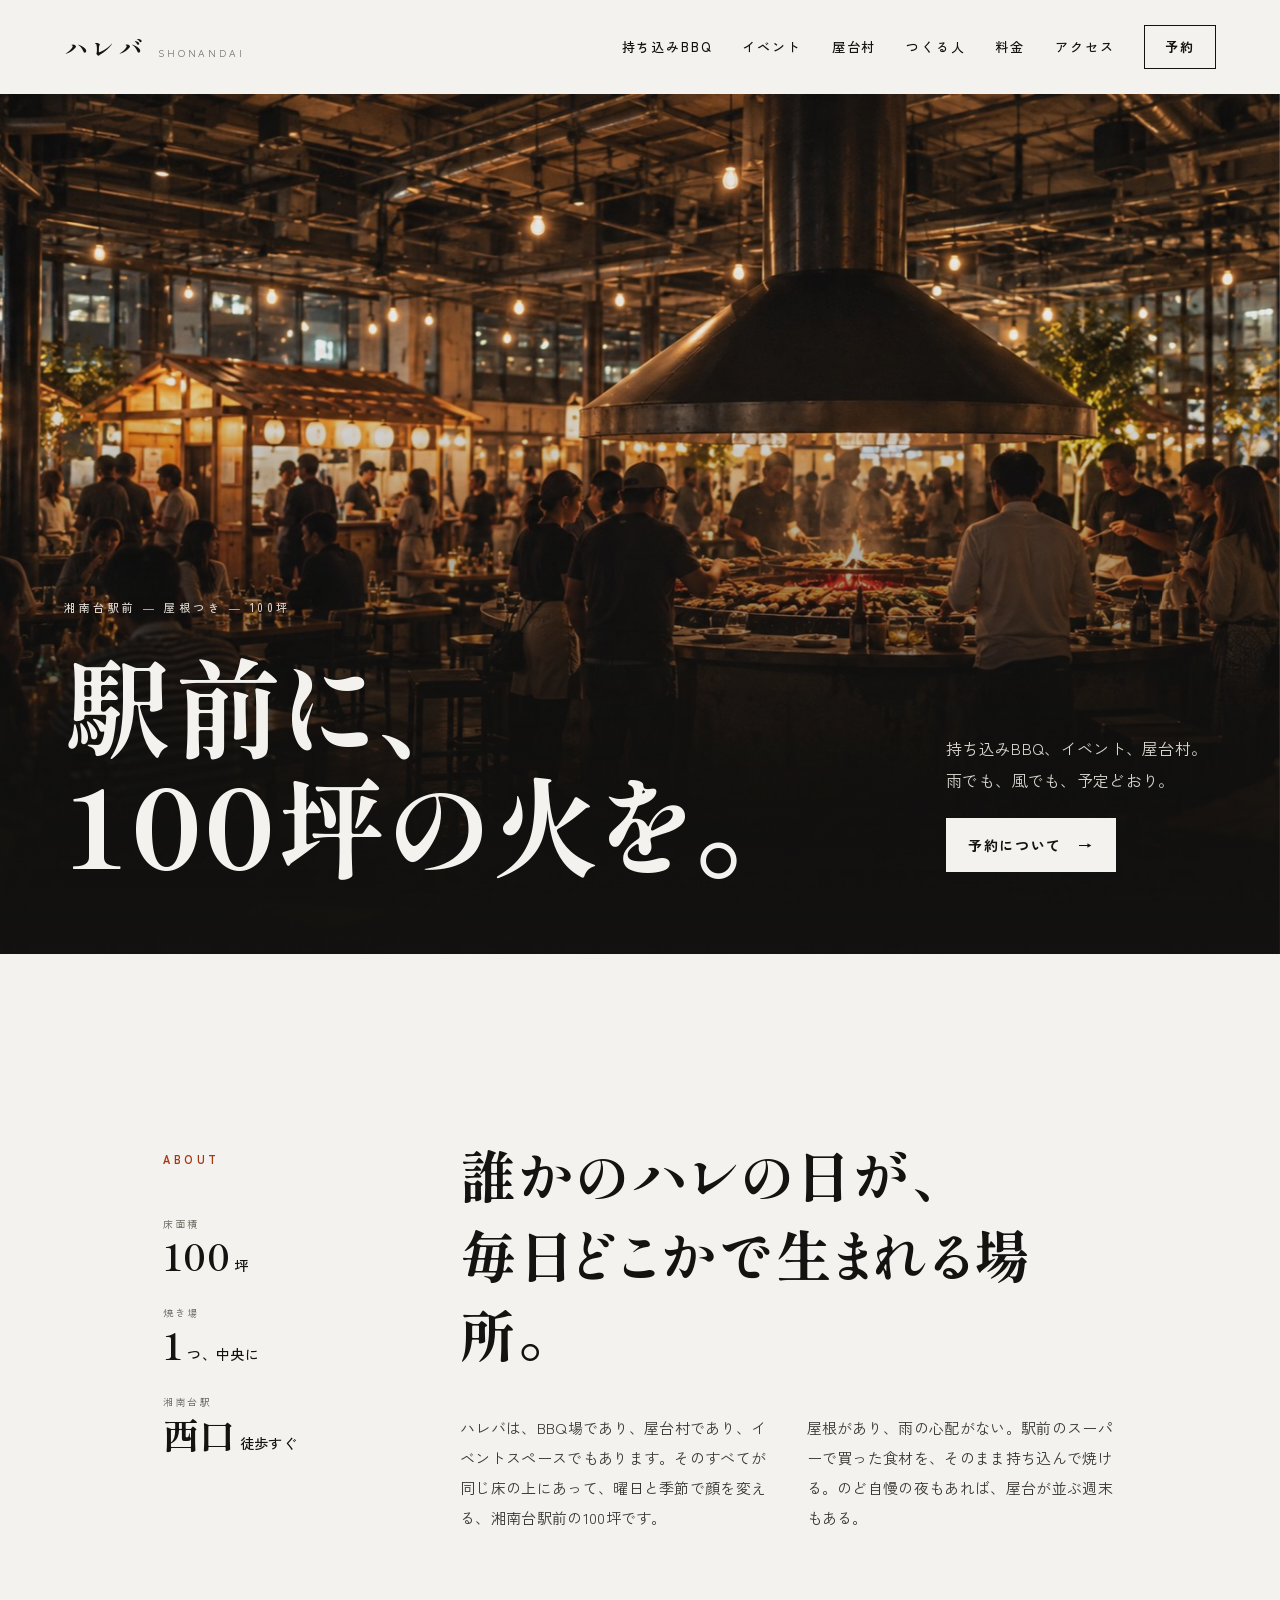
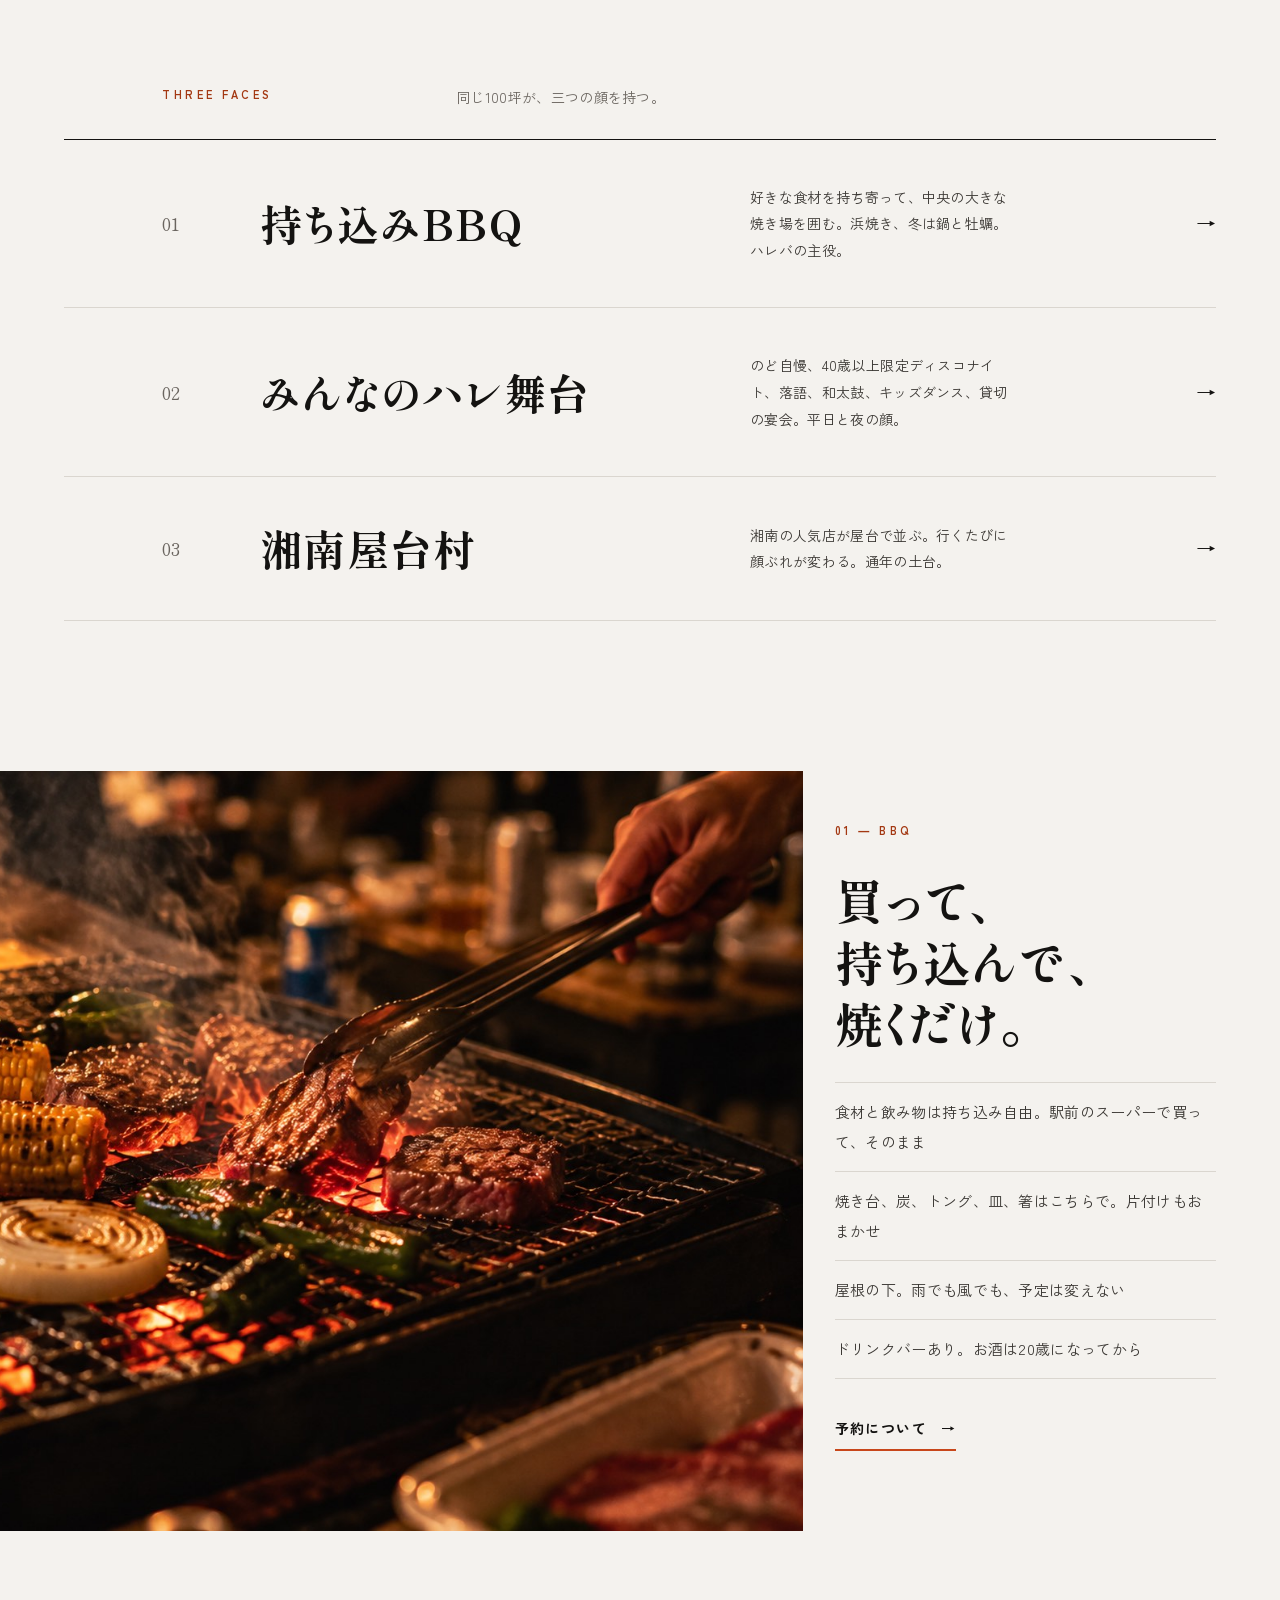
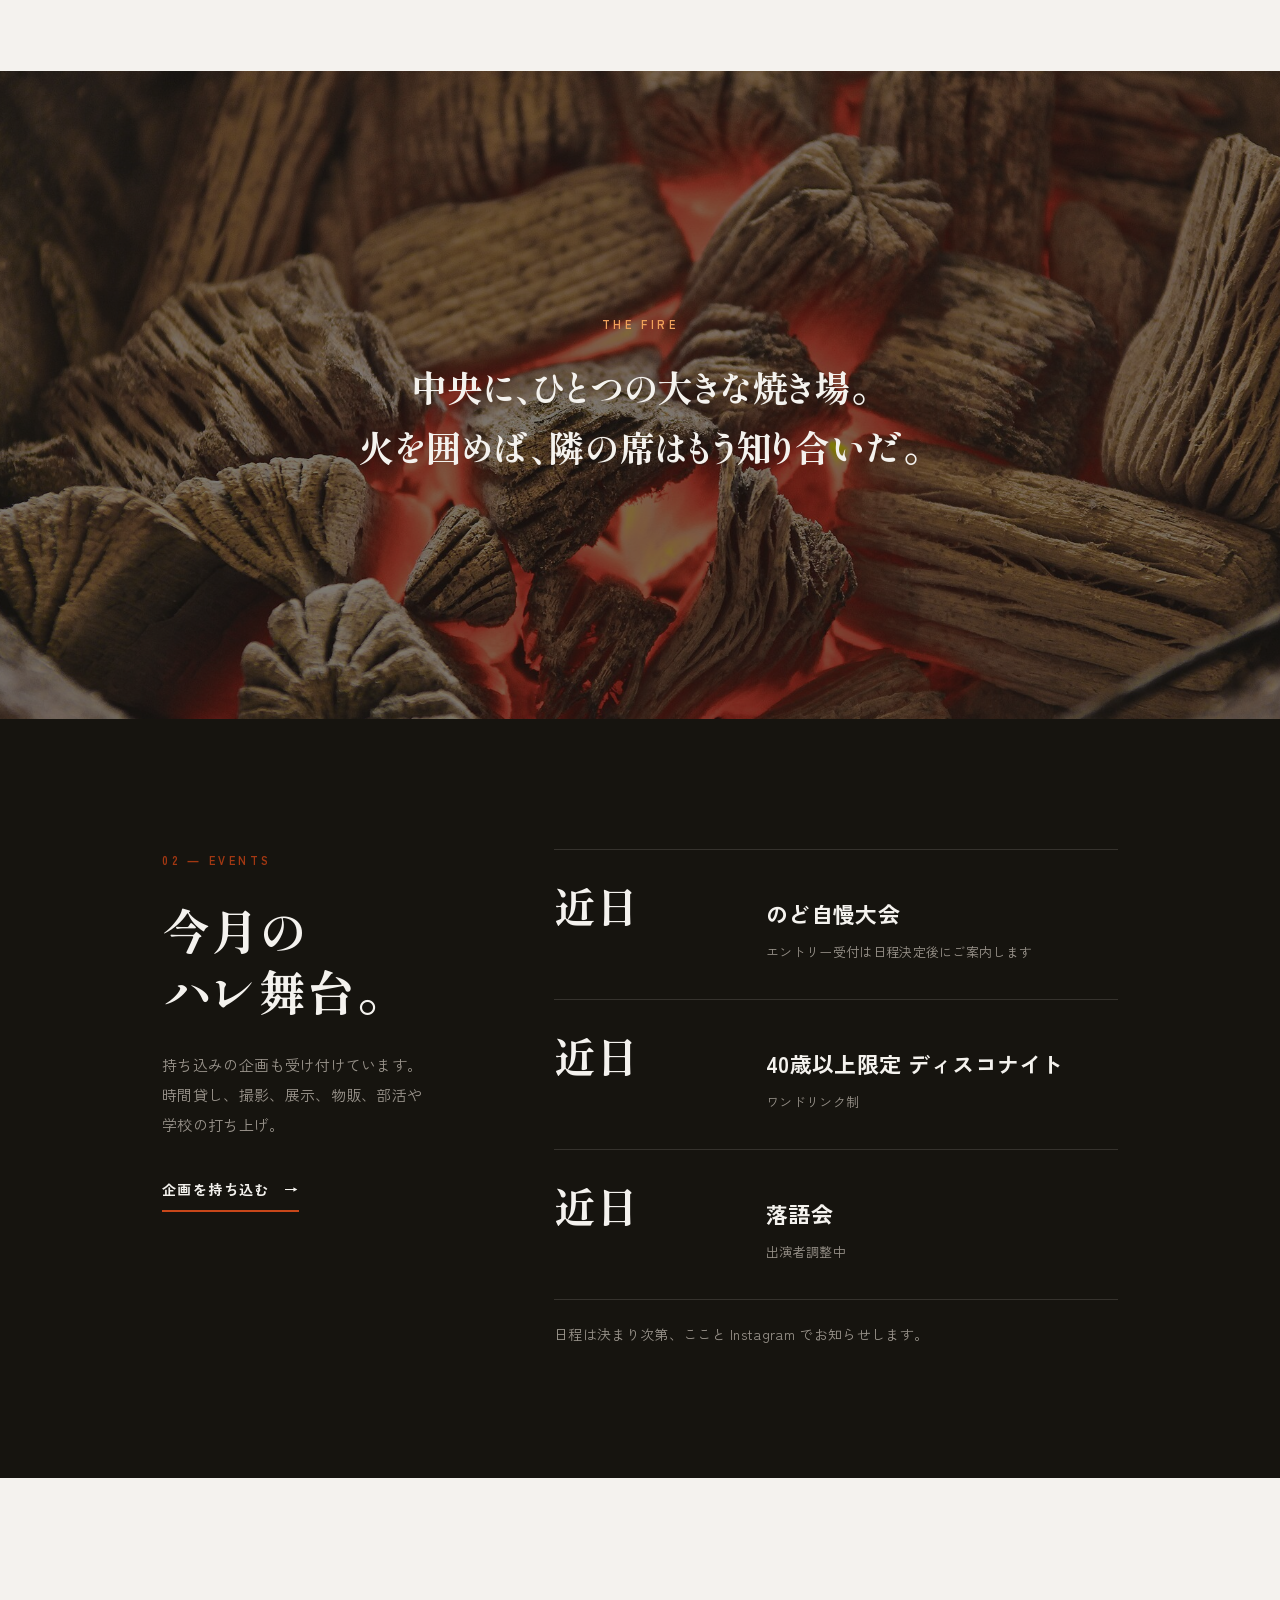
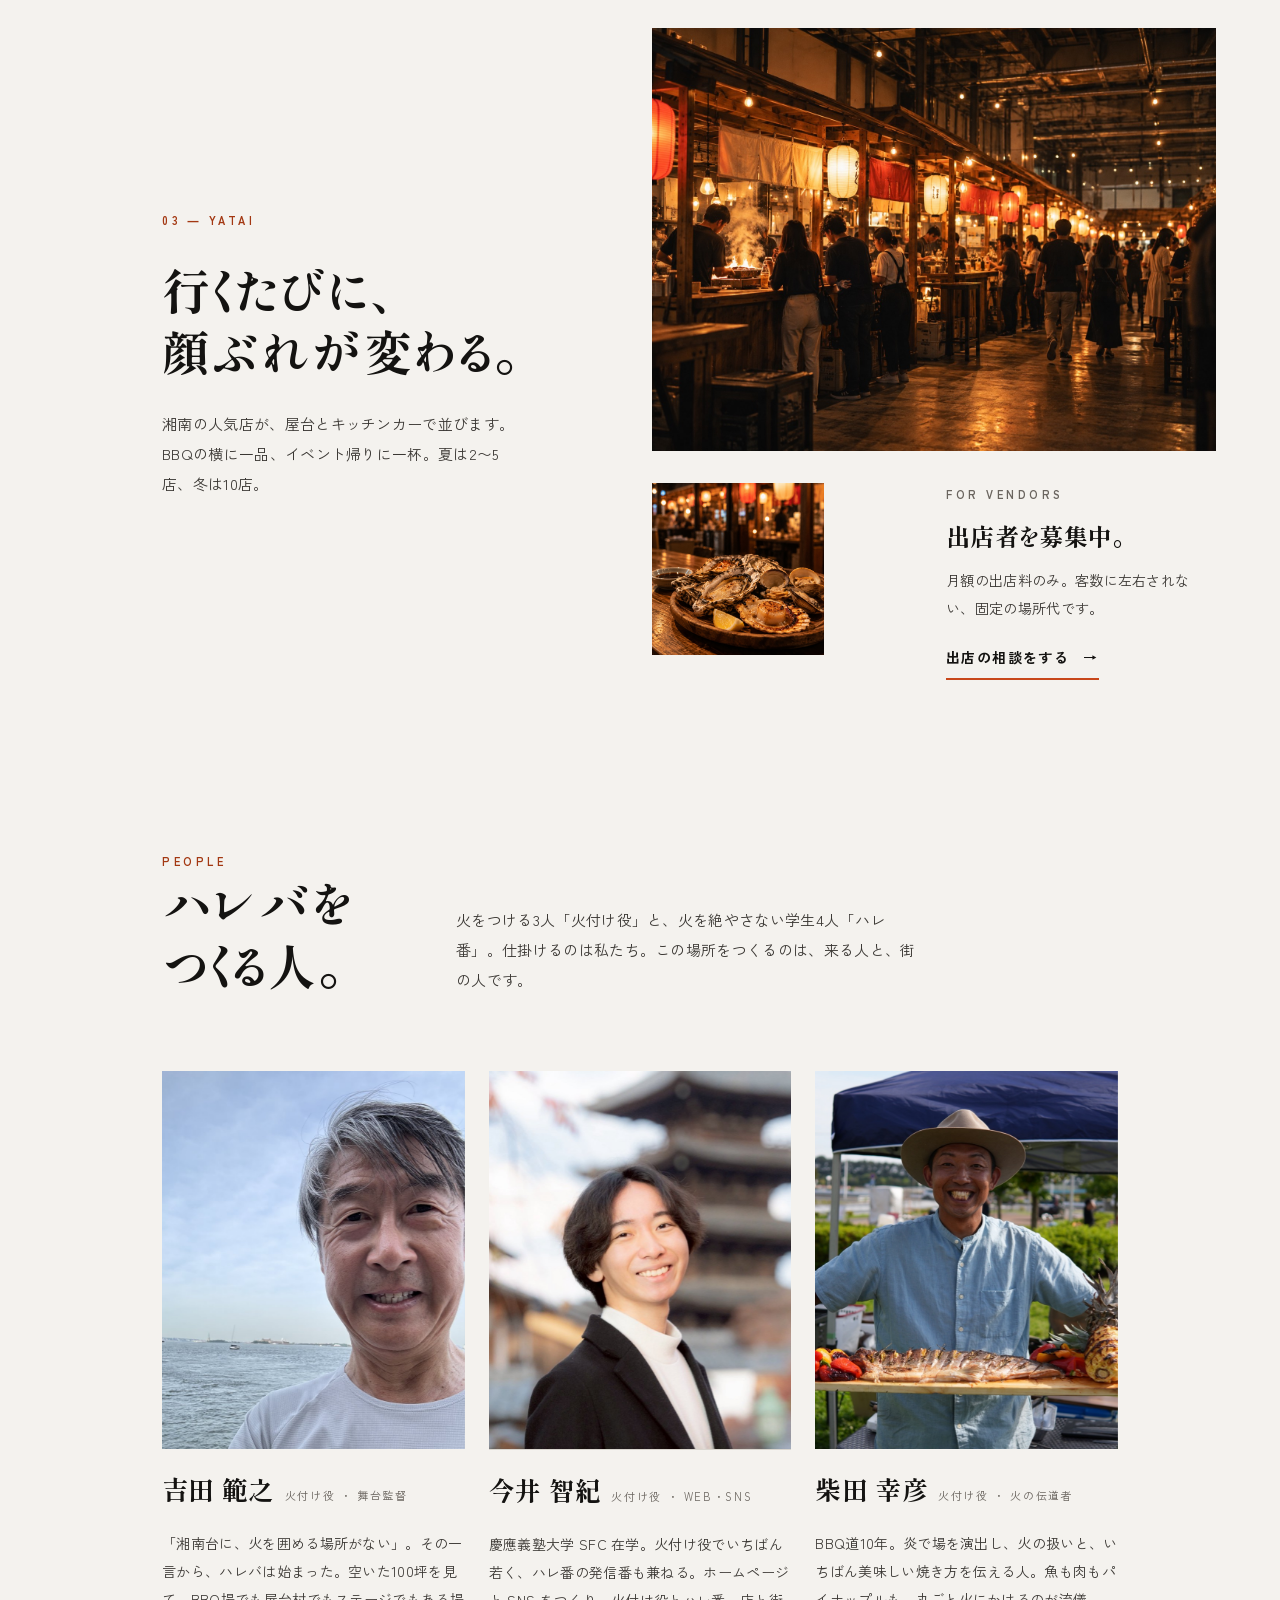
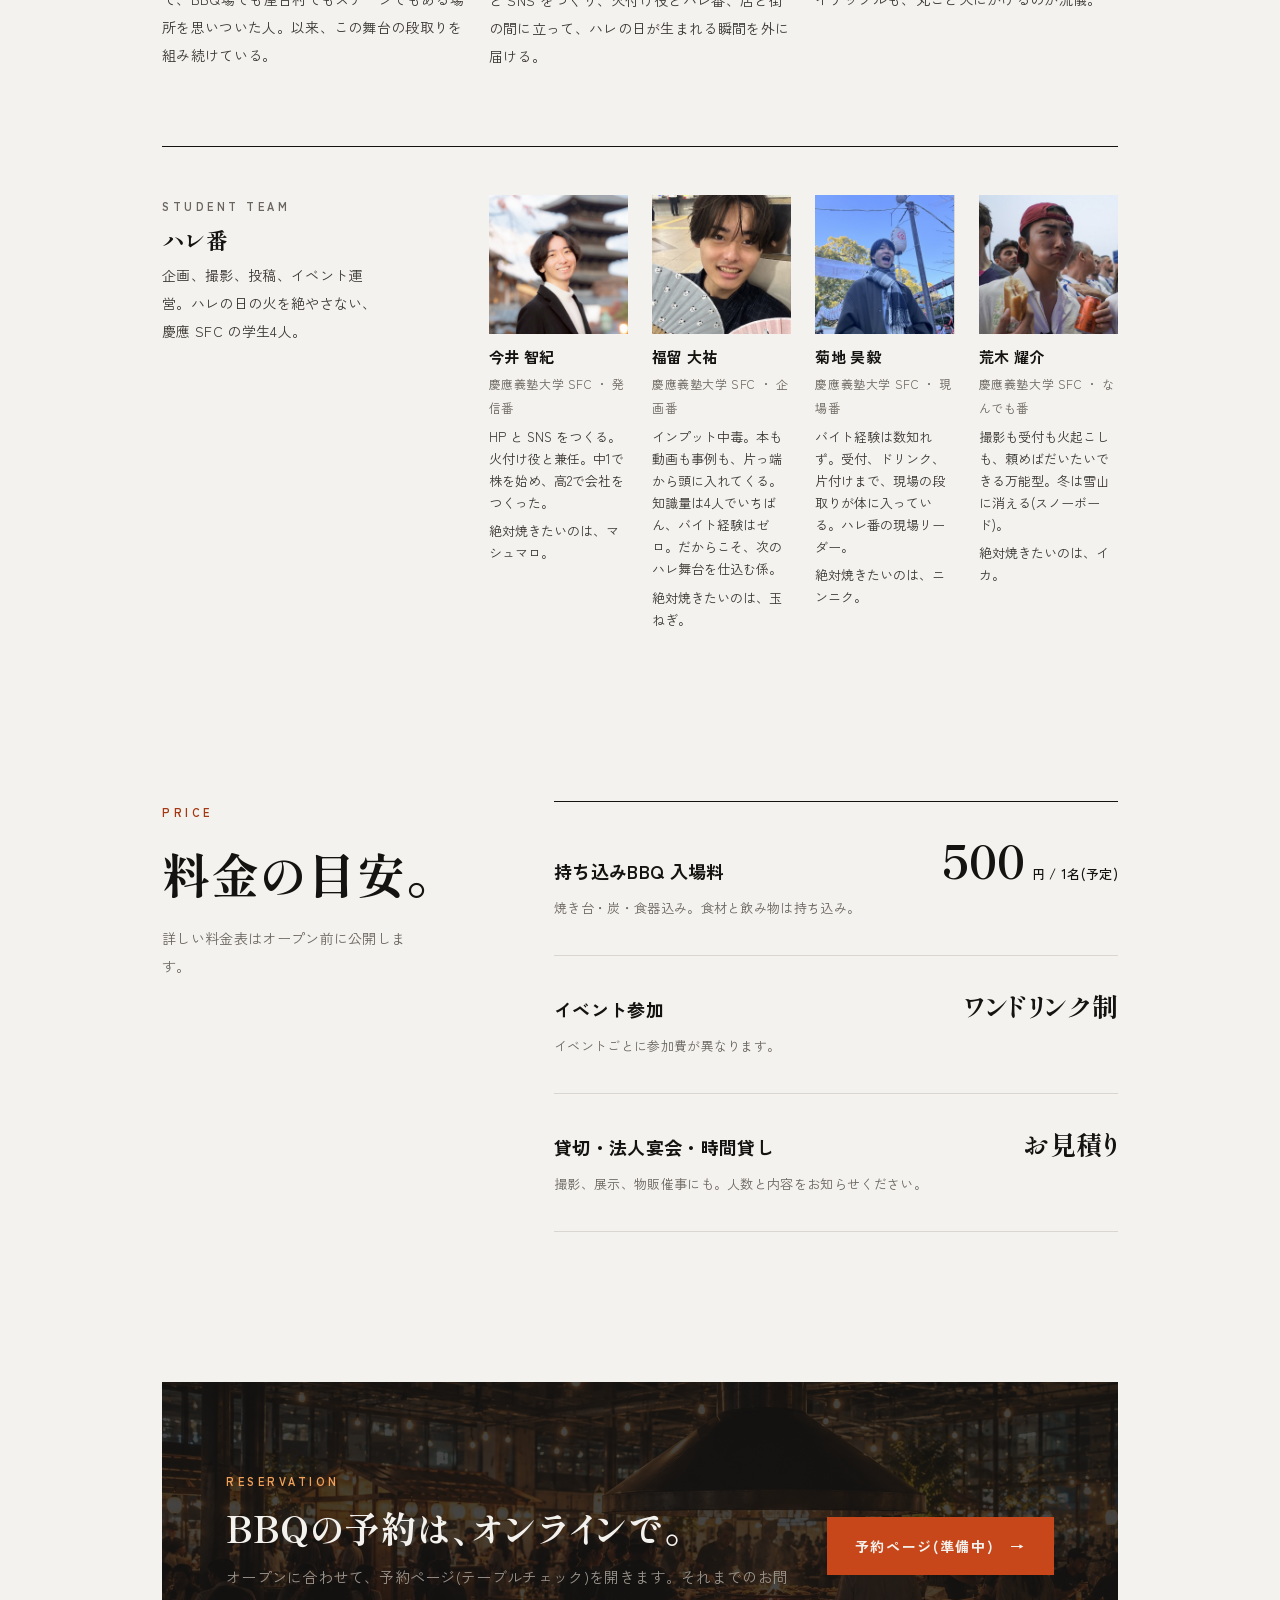
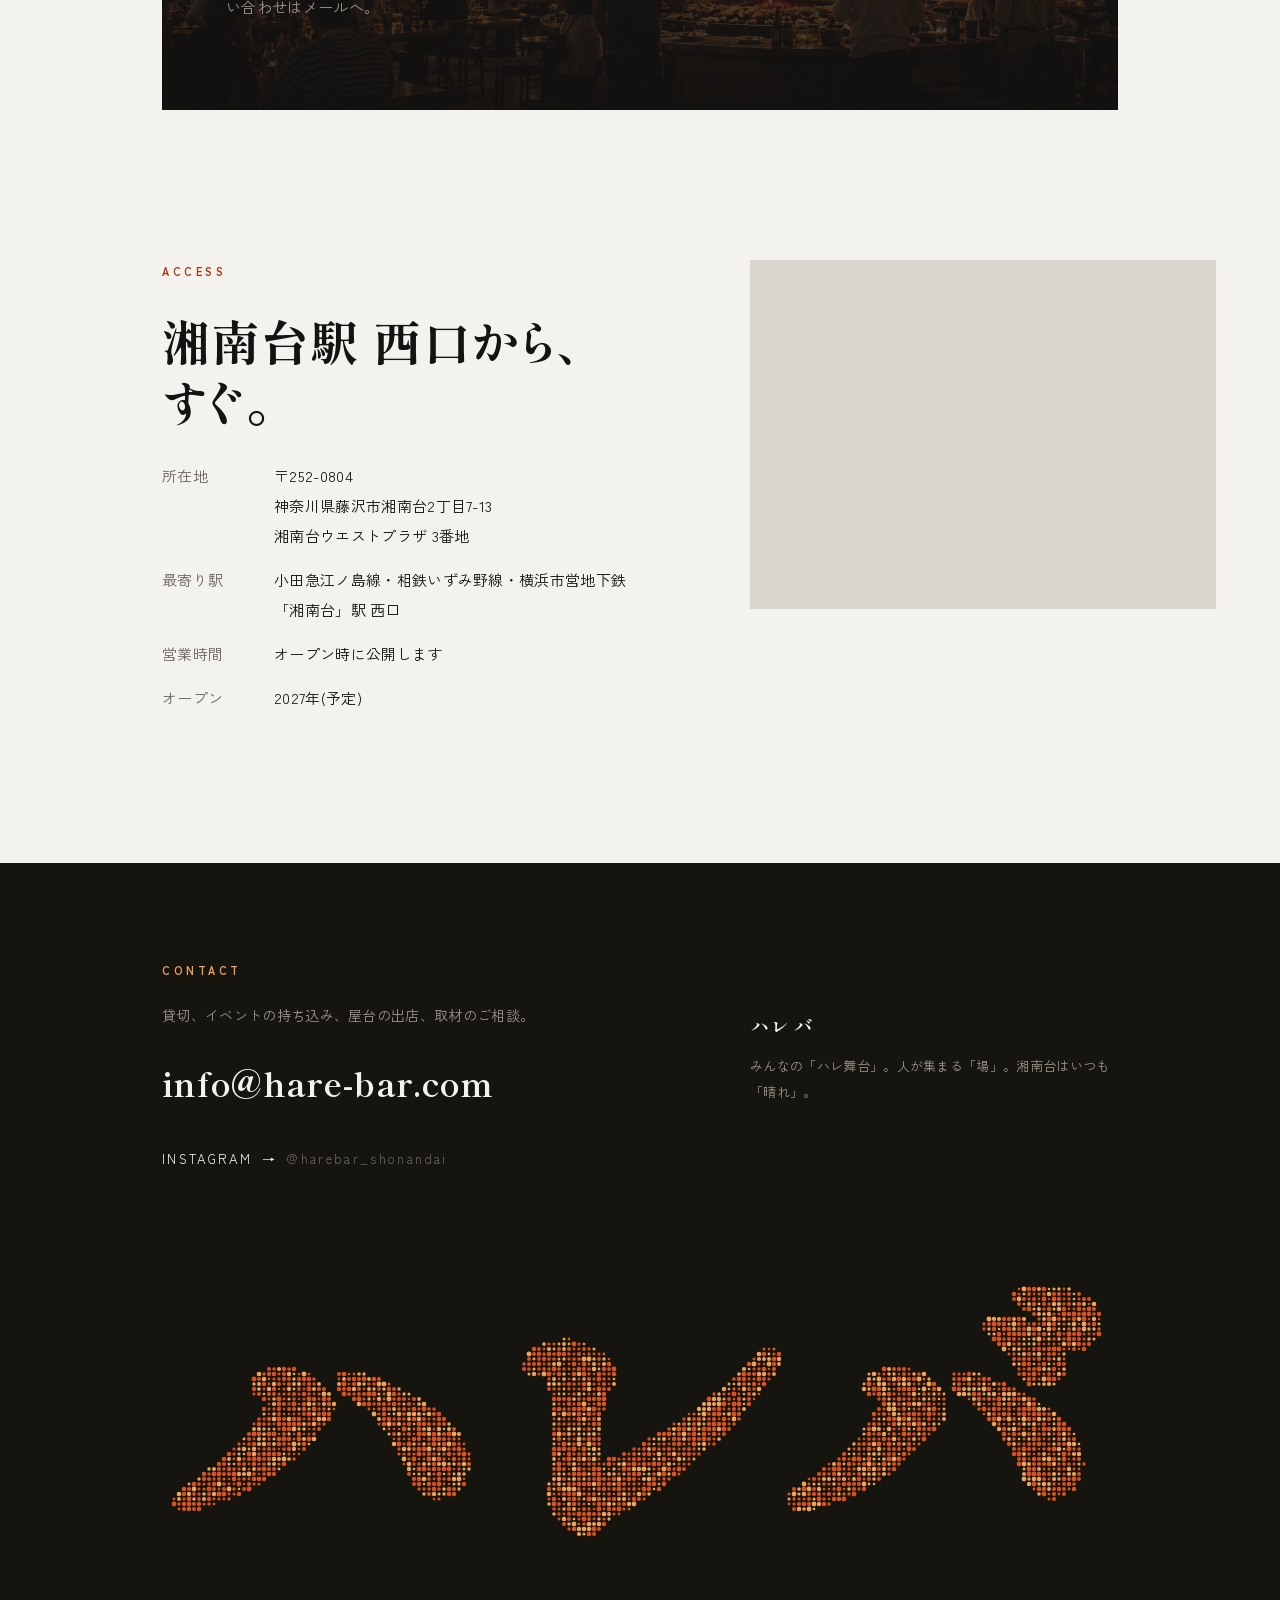
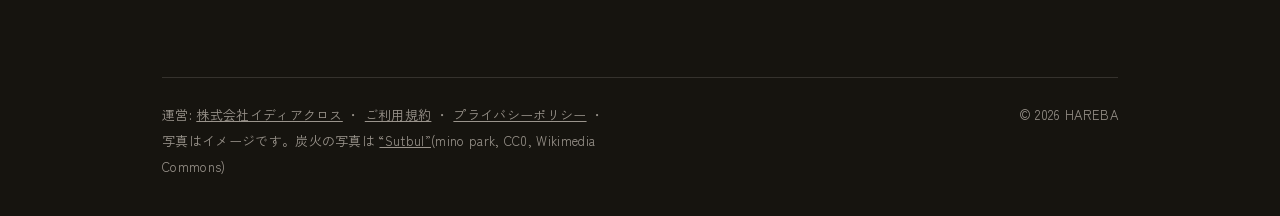
<file: index.html>
<!doctype html>
<html lang="ja">
<head>
  <meta charset="utf-8">
  <meta name="viewport" content="width=device-width, initial-scale=1">
  <title>ハレバ | 湘南台駅前、屋根つき100坪の持ち込みBBQ・イベントスペース</title>
  <meta name="description" content="湘南台駅前、屋根つき約100坪の「ハレバ」。好きな食材を持ち込んで火を囲むBBQ、のど自慢やディスコナイトなどのイベント、湘南の人気店が並ぶ屋台村。雨でも、風でも、予定どおり。">
  <meta property="og:title" content="ハレバ | 湘南台駅前、屋根つき100坪の持ち込みBBQ・イベントスペース">
  <meta property="og:description" content="駅前に、100坪の火を。持ち込みBBQ、イベント、屋台村。雨でも、風でも、予定どおり。">
  <meta property="og:type" content="website">
  <meta property="og:url" content="https://hare-bar.com/">
  <meta property="og:image" content="https://hare-bar.com/images/ogp-1200x630.jpg">
  <meta property="og:locale" content="ja_JP">
  <meta name="twitter:card" content="summary_large_image">
  <link rel="icon" href="data:image/svg+xml,%3Csvg xmlns='http://www.w3.org/2000/svg' viewBox='0 0 64 64'%3E%3Crect width='64' height='64' fill='%23141311'/%3E%3Ctext x='32' y='44' font-size='34' text-anchor='middle' fill='%23F4F2EE' font-family='serif' font-weight='700'%3E晴%3C/text%3E%3C/svg%3E">
  <link rel="preconnect" href="https://fonts.googleapis.com">
  <link rel="preconnect" href="https://fonts.gstatic.com" crossorigin>
  <link rel="stylesheet" href="https://fonts.googleapis.com/css2?family=Shippori+Mincho+B1:wght@500;700;800&family=Zen+Kaku+Gothic+New:wght@400;500;700&display=swap">
  <link rel="stylesheet" href="style.css?v=20261024d">
  <script>document.documentElement.className += ' js';</script>
  <link rel="canonical" href="https://hare-bar.com/">
  <!-- Google Search Console の所有権確認タグ。発行されたら次の行をコメントの外に出し、content に値を入れる
  <meta name="google-site-verification" content="VERIFICATION_TOKEN">
  -->
  <!-- Google Analytics 4(測定 ID G-CPQQMC813X、2026-10-22 設定) -->
  <script async src="https://www.googletagmanager.com/gtag/js?id=G-CPQQMC813X"></script>
  <script>window.dataLayer=window.dataLayer||[];function gtag(){dataLayer.push(arguments);}gtag('js',new Date());gtag('config','G-CPQQMC813X');</script>
  <script type="application/ld+json">
  {
    "@context": "https://schema.org",
    "@type": "LocalBusiness",
    "additionalType": "https://schema.org/EventVenue",
    "name": "ハレバ",
    "alternateName": "hare-bar 湘南台",
    "description": "湘南台駅前、屋根つき約100坪の持ち込みBBQ・イベントスペース・屋台村(期間限定開催)。",
    "url": "https://hare-bar.com/",
    "image": "https://hare-bar.com/images/ogp-1200x630.jpg",
    "address": {
      "@type": "PostalAddress",
      "postalCode": "252-0804",
      "addressRegion": "神奈川県",
      "addressLocality": "藤沢市",
      "streetAddress": "湘南台2丁目7-13 湘南台ウエストプラザ 3番地",
      "addressCountry": "JP"
    },
    "email": "info@hare-bar.com",
    "sameAs": ["https://www.instagram.com/harebar_shonandai/"]
  }
  </script>
</head>
<body>

<header class="site-header">
  <a class="brand" href="#top">
    <span class="brand-ja">ハレバ</span>
    <span class="brand-en">SHONANDAI</span>
  </a>
  <nav class="nav" id="nav" aria-label="メニュー">
    <a href="#bbq">持ち込みBBQ</a>
    <a href="#stage">イベント</a>
    <a href="#yatai">屋台村</a>
    <a href="#people">つくる人</a>
    <a href="#price">料金</a>
    <a href="#access">アクセス</a>
    <a class="nav-cta" href="#reserve">予約</a>
  </nav>
  <button class="menu-btn" type="button" aria-label="メニューを開く" aria-expanded="false" aria-controls="nav" id="menuBtn">
    <svg aria-hidden="true" width="22" height="22" viewBox="0 0 22 22" fill="none" stroke="currentColor" stroke-width="1.5"><line x1="2" y1="6" x2="20" y2="6"/><line x1="2" y1="11" x2="20" y2="11"/><line x1="2" y1="16" x2="20" y2="16"/></svg>
  </button>
</header>

<main id="top">

  <section class="hero">
    <img class="hero-img" src="images/hero.jpg" alt="中央の大きな焼き場を囲む人々。奥に提灯の灯る屋台" width="1672" height="941" fetchpriority="high">
    <div class="hero-shade" aria-hidden="true"></div>
    <div class="hero-body">
      <div class="hero-main">
        <p class="kicker light" data-load style="--d:200ms">湘南台駅前 ― 屋根つき ― 100坪</p>
        <h1 class="hero-title"><span class="line" data-line style="--i:0">駅前に、</span><span class="line" data-line style="--i:1">100坪の火を。</span></h1>
      </div>
      <div class="hero-side" data-load style="--d:700ms">
        <p class="hero-lead">持ち込みBBQ、イベント、屋台村。<br>雨でも、風でも、予定どおり。</p>
        <a class="btn btn-light" href="#reserve">予約について<span aria-hidden="true">→</span></a>
      </div>
    </div>
  </section>

  <section class="statement grid reveal">
    <div class="statement-facts">
      <p class="eyebrow">ABOUT</p>
      <dl class="facts">
        <div><dt>床面積</dt><dd>100<span>坪</span></dd></div>
        <div><dt>焼き場</dt><dd>1<span>つ、中央に</span></dd></div>
        <div><dt>湘南台駅</dt><dd>西口<span>徒歩すぐ</span></dd></div>
      </dl>
    </div>
    <div class="statement-text">
      <h2 class="display">誰かのハレの日が、<br>毎日どこかで生まれる場所。</h2>
      <div class="two-col">
        <p>ハレバは、BBQ場であり、屋台村であり、イベントスペースでもあります。そのすべてが同じ床の上にあって、曜日と季節で顔を変える、湘南台駅前の100坪です。</p>
        <p>屋根があり、雨の心配がない。駅前のスーパーで買った食材を、そのまま持ち込んで焼ける。のど自慢の夜もあれば、屋台が並ぶ週末もある。</p>
      </div>
    </div>
  </section>

  <!-- 三つの顔: 行に触れると、その行だけが写真の帯になり、文字が白に反転する -->
  <section class="faces reveal" id="faces">
    <div class="faces-head">
      <p class="eyebrow">THREE FACES</p>
      <p class="muted">同じ100坪が、三つの顔を持つ。</p>
    </div>
    <div class="faces-list">
      <a class="face" href="#bbq">
        <img class="face-bg" src="images/bbq.jpg" alt="" width="1672" height="941" loading="lazy"><i class="face-scrim" aria-hidden="true"></i>
        <span class="face-num">01</span>
        <span class="face-title">持ち込みBBQ</span>
        <span class="face-desc">好きな食材を持ち寄って、中央の大きな焼き場を囲む。浜焼き、冬は鍋と牡蠣。ハレバの主役。</span>
        <span class="face-arrow" aria-hidden="true">→</span>
      </a>
      <a class="face" href="#stage">
        <img class="face-bg" src="images/hero.jpg" alt="" width="1672" height="941" loading="lazy"><i class="face-scrim" aria-hidden="true"></i>
        <span class="face-num">02</span>
        <span class="face-title">みんなのハレ舞台</span>
        <span class="face-desc">のど自慢、40歳以上限定ディスコナイト、落語、和太鼓、キッズダンス、貸切の宴会。平日と夜の顔。</span>
        <span class="face-arrow" aria-hidden="true">→</span>
      </a>
      <a class="face" href="#yatai">
        <img class="face-bg" src="images/yatai.jpg" alt="" width="1448" height="1086" loading="lazy"><i class="face-scrim" aria-hidden="true"></i>
        <span class="face-num">03</span>
        <span class="face-title">湘南屋台村</span>
        <span class="face-desc">湘南の人気店が屋台で並ぶ。行くたびに顔ぶれが変わる。通年の土台。</span>
        <span class="face-arrow" aria-hidden="true">→</span>
      </a>
    </div>
  </section>

  <section id="bbq" class="bbq reveal">
    <div class="bbq-media">
      <img src="images/bbq.jpg" alt="炭火の網の上の肉と野菜。トングで肉を返す手元" width="1672" height="941" loading="lazy">
    </div>
    <div class="bbq-text">
      <p class="eyebrow">01 ― BBQ</p>
      <h2 class="display">買って、<br>持ち込んで、<br>焼くだけ。</h2>
      <ul class="lines">
        <li>食材と飲み物は持ち込み自由。駅前のスーパーで買って、そのまま</li>
        <li>焼き台、炭、トング、皿、箸はこちらで。片付けもおまかせ</li>
        <li>屋根の下。雨でも風でも、予定は変えない</li>
        <li>ドリンクバーあり。お酒は20歳になってから</li>
      </ul>
      <a class="textlink" href="#reserve">予約について<span aria-hidden="true">→</span></a>
    </div>
  </section>

  <!-- 焼き場: 熾火の写真に、一文だけ -->
  <section class="fire" aria-label="焼き場">
    <img class="fire-img" src="images/found/sutbul.jpg" alt="赤く熾った炭。切り口の年輪まで見える備長炭の束" width="1920" height="1280" loading="lazy">
    <div class="fire-shade" aria-hidden="true"></div>
    <div class="fire-body reveal">
      <p class="eyebrow light">THE FIRE</p>
      <p class="fire-say">中央に、ひとつの大きな焼き場。<br>火を囲めば、隣の席はもう知り合いだ。</p>
    </div>
  </section>

  <section id="stage" class="events reveal">
    <div class="events-intro">
      <p class="eyebrow">02 ― EVENTS</p>
      <h2 class="display">今月の<br>ハレ舞台。</h2>
      <p class="muted-dark">持ち込みの企画も受け付けています。時間貸し、撮影、展示、物販、部活や学校の打ち上げ。</p>
      <a class="textlink light" href="#contact">企画を持ち込む<span aria-hidden="true">→</span></a>
    </div>
    <div class="events-list">
      <a class="event" href="#contact">
        <span class="event-date">近日</span>
        <span class="event-body"><span class="event-name">のど自慢大会</span><span class="event-note">エントリー受付は日程決定後にご案内します</span></span>
      </a>
      <a class="event" href="#contact">
        <span class="event-date">近日</span>
        <span class="event-body"><span class="event-name">40歳以上限定 ディスコナイト</span><span class="event-note">ワンドリンク制</span></span>
      </a>
      <a class="event" href="#contact">
        <span class="event-date">近日</span>
        <span class="event-body"><span class="event-name">落語会</span><span class="event-note">出演者調整中</span></span>
      </a>
      <p class="events-foot">日程は決まり次第、ここと Instagram でお知らせします。</p>
    </div>
  </section>

  <section id="yatai" class="yatai reveal">
    <div class="yatai-text">
      <p class="eyebrow">03 ― YATAI</p>
      <h2 class="display">行くたびに、<br>顔ぶれが変わる。</h2>
      <p>湘南の人気店が、屋台とキッチンカーで並びます。BBQの横に一品、イベント帰りに一杯。夏は2〜5店、冬は10店。</p>
    </div>
    <div class="yatai-media">
      <div class="yatai-img-main">
        <img src="images/yatai.jpg" alt="提灯の灯る屋台が並ぶ屋内と、行き交う人" width="1448" height="1086" loading="lazy">
      </div>
      <div class="yatai-img-sub">
        <img src="images/yatai-food.jpg" alt="木の皿に盛られた焼き牡蠣とホタテ、ハマグリ" width="1122" height="1402" loading="lazy">
      </div>
    </div>
    <div class="vendors">
      <p class="eyebrow gray">FOR VENDORS</p>
      <p class="vendors-title">出店者を募集中。</p>
      <p>月額の出店料のみ。客数に左右されない、固定の場所代です。</p>
      <a class="textlink" href="#contact">出店の相談をする<span aria-hidden="true">→</span></a>
    </div>
  </section>

  <!-- つくる人: 写真は指の下で少し沈む -->
  <section id="people" class="people reveal">
    <div class="people-head">
      <p class="eyebrow">PEOPLE</p>
      <h2 class="display">ハレバを<br>つくる人。</h2>
    </div>
    <p class="people-lead">火をつける3人「火付け役」と、火を絶やさない学生4人「ハレ番」。仕掛けるのは私たち。この場所をつくるのは、来る人と、街の人です。</p>
    <div class="persons">
    <div class="person">
      <div class="portrait tilt"><img src="images/people/yoshida.jpg" alt="吉田範之" width="820" height="1024" loading="lazy"><i class="tilt-shade" aria-hidden="true"></i></div>
      <p class="person-name">吉田 範之 <span class="person-role">火付け役 ・ 舞台監督</span></p>
      <p class="person-bio">「湘南台に、火を囲める場所がない」。その一言から、ハレバは始まった。空いた100坪を見て、BBQ場でも屋台村でもステージでもある場所を思いついた人。以来、この舞台の段取りを組み続けている。</p>
    </div>
    <div class="person">
      <div class="portrait tilt"><img src="images/people/imai.jpg" alt="今井智紀" width="820" height="1024" loading="lazy"><i class="tilt-shade" aria-hidden="true"></i></div>
      <p class="person-name">今井 智紀 <span class="person-role">火付け役 ・ WEB・SNS</span></p>
      <p class="person-bio">慶應義塾大学 SFC 在学。火付け役でいちばん若く、ハレ番の発信番も兼ねる。ホームページと SNS をつくり、火付け役とハレ番、店と街の間に立って、ハレの日が生まれる瞬間を外に届ける。</p>
    </div>
    <div class="person">
      <div class="portrait tilt"><img src="images/people/shibata.jpg" alt="柴田幸彦" width="820" height="1024" loading="lazy"><i class="tilt-shade" aria-hidden="true"></i></div>
      <p class="person-name">柴田 幸彦 <span class="person-role">火付け役 ・ 火の伝道者</span></p>
      <p class="person-bio">BBQ道10年。炎で場を演出し、火の扱いと、いちばん美味しい焼き方を伝える人。魚も肉もパイナップルも、丸ごと火にかけるのが流儀。</p>
    </div>
    </div>
    <div class="students">
      <div class="students-head">
        <p class="eyebrow gray">STUDENT TEAM</p>
        <p class="students-title">ハレ番</p>
        <p>企画、撮影、投稿、イベント運営。ハレの日の火を絶やさない、慶應 SFC の学生4人。</p>
      </div>
      <div class="students-grid">
        <div class="student"><div class="square tilt"><img src="images/people/imai-sq.jpg" alt="今井智紀" width="600" height="600" loading="lazy"><i class="tilt-shade" aria-hidden="true"></i></div><p><b>今井 智紀</b><span>慶應義塾大学 SFC ・ 発信番</span><span class="bio">HP と SNS をつくる。火付け役と兼任。中1で株を始め、高2で会社をつくった。</span><span class="bio">絶対焼きたいのは、マシュマロ。</span></p></div>
        <div class="student"><div class="square tilt"><img src="images/people/fukudome-sq.jpg" alt="福留大祐" width="600" height="600" loading="lazy"><i class="tilt-shade" aria-hidden="true"></i></div><p><b>福留 大祐</b><span>慶應義塾大学 SFC ・ 企画番</span><span class="bio">インプット中毒。本も動画も事例も、片っ端から頭に入れてくる。知識量は4人でいちばん、バイト経験はゼロ。だからこそ、次のハレ舞台を仕込む係。</span><span class="bio">絶対焼きたいのは、玉ねぎ。</span></p></div>
        <div class="student"><div class="square tilt"><img src="images/people/kikuchi-sq.jpg" alt="菊地昊毅" width="600" height="600" loading="lazy"><i class="tilt-shade" aria-hidden="true"></i></div><p><b>菊地 昊毅</b><span>慶應義塾大学 SFC ・ 現場番</span><span class="bio">バイト経験は数知れず。受付、ドリンク、片付けまで、現場の段取りが体に入っている。ハレ番の現場リーダー。</span><span class="bio">絶対焼きたいのは、ニンニク。</span></p></div>
        <div class="student"><div class="square tilt"><img src="images/people/araki-sq.jpg" alt="荒木耀介" width="600" height="600" loading="lazy"><i class="tilt-shade" aria-hidden="true"></i></div><p><b>荒木 耀介</b><span>慶應義塾大学 SFC ・ なんでも番</span><span class="bio">撮影も受付も火起こしも、頼めばだいたいできる万能型。冬は雪山に消える(スノーボード)。</span><span class="bio">絶対焼きたいのは、イカ。</span></p></div>
      </div>
    </div>
  </section>

  <section id="price" class="price reveal">
    <div class="price-intro">
      <p class="eyebrow">PRICE</p>
      <h2 class="display">料金の目安。</h2>
      <p class="muted">詳しい料金表はオープン前に公開します。</p>
    </div>
    <div class="price-list">
      <div class="price-row first">
        <div class="price-desc"><span class="price-name">持ち込みBBQ 入場料</span><span class="price-note">焼き台・炭・食器込み。食材と飲み物は持ち込み。</span></div>
        <span class="price-val"><b>500</b><small>円 / 1名(予定)</small></span>
      </div>
      <div class="price-row">
        <div class="price-desc"><span class="price-name">イベント参加</span><span class="price-note">イベントごとに参加費が異なります。</span></div>
        <span class="price-val mid">ワンドリンク制</span>
      </div>
      <div class="price-row last">
        <div class="price-desc"><span class="price-name">貸切・法人宴会・時間貸し</span><span class="price-note">撮影、展示、物販催事にも。人数と内容をお知らせください。</span></div>
        <span class="price-val mid">お見積り</span>
      </div>
    </div>
  </section>

  <!-- 予約: テーブルチェックの予約ページへ。URL が決まるまでは案内のみ -->
  <section id="reserve" class="reserve reveal">
    <div class="reserve-box">
      <img class="reserve-img" src="images/hero.jpg" alt="" width="1672" height="941" loading="lazy">
      <div class="reserve-shade" aria-hidden="true"></div>
      <div class="reserve-text">
        <p class="eyebrow light">RESERVATION</p>
        <h2 class="display sm">BBQの予約は、オンラインで。</h2>
        <p class="muted-dark">オープンに合わせて、予約ページ(テーブルチェック)を開きます。それまでのお問い合わせはメールへ。</p>
      </div>
      <a class="btn btn-accent" href="#contact">予約ページ(準備中)<span aria-hidden="true">→</span></a>
    </div>
  </section>

  <section id="access" class="access reveal">
    <div class="access-text">
      <p class="eyebrow">ACCESS</p>
      <h2 class="display">湘南台駅 西口から、<br>すぐ。</h2>
      <dl class="info">
        <dt>所在地</dt><dd>〒252-0804<br>神奈川県藤沢市湘南台2丁目7-13<br>湘南台ウエストプラザ 3番地</dd>
        <dt>最寄り駅</dt><dd>小田急江ノ島線・相鉄いずみ野線・横浜市営地下鉄「湘南台」駅 西口</dd>
        <dt>営業時間</dt><dd>オープン時に公開します</dd>
        <dt>オープン</dt><dd>2027年(予定)</dd>
      </dl>
    </div>
    <div class="map">
      <iframe title="ハレバの地図" src="https://www.google.com/maps?q=%E7%A5%9E%E5%A5%88%E5%B7%9D%E7%9C%8C%E8%97%A4%E6%B2%A2%E5%B8%82%E6%B9%98%E5%8D%97%E5%8F%B02%E4%B8%81%E7%9B%AE7-13&output=embed" loading="lazy" referrerpolicy="no-referrer-when-downgrade" allowfullscreen></iframe>
    </div>
  </section>

</main>

<!-- 閉じ: 炭色の面に、連絡先と、火の粉で描いた名前(指でなぞると散り、また集まる) -->
<footer id="contact" class="site-footer">
  <div class="contact">
    <p class="eyebrow light">CONTACT</p>
    <p>貸切、イベントの持ち込み、屋台の出店、取材のご相談。</p>
    <a class="mail" href="mailto:info@hare-bar.com">info@hare-bar.com</a>
    <a class="insta" href="https://www.instagram.com/harebar_shonandai/" target="_blank" rel="noopener">INSTAGRAM<span aria-hidden="true">→</span><span style="color: var(--gray)">@harebar_shonandai</span></a>
  </div>
  <div class="footer-brand">
    <p class="footer-logo">ハレバ</p>
    <p>みんなの「ハレ舞台」。人が集まる「場」。湘南台はいつも「晴れ」。</p>
  </div>
  <div class="mark" id="mark">
    <canvas class="mark-canvas" id="markCanvas" role="img" aria-label="ハレバ。火の粉で描いた名前。指でなぞると散り、また集まります"></canvas>
    <span class="mark-text" id="markText" aria-hidden="true">ハレバ</span>
  </div>
  <p class="footer-legal">
    <span>運営: <a href="http://ideax.co.jp/" target="_blank" rel="noopener">株式会社イディアクロス</a> ・ <a href="terms.html">ご利用規約</a> ・ <a href="privacy.html">プライバシーポリシー</a> ・ 写真はイメージです。炭火の写真は <a href="https://commons.wikimedia.org/wiki/File:Sutbul.jpg">“Sutbul”</a>(mino park, CC0, Wikimedia Commons)</span>
    <span>© 2026 HAREBA</span>
  </p>
</footer>

<script src="site.js?v=20261024d"></script>
</body>
</html>
</file>
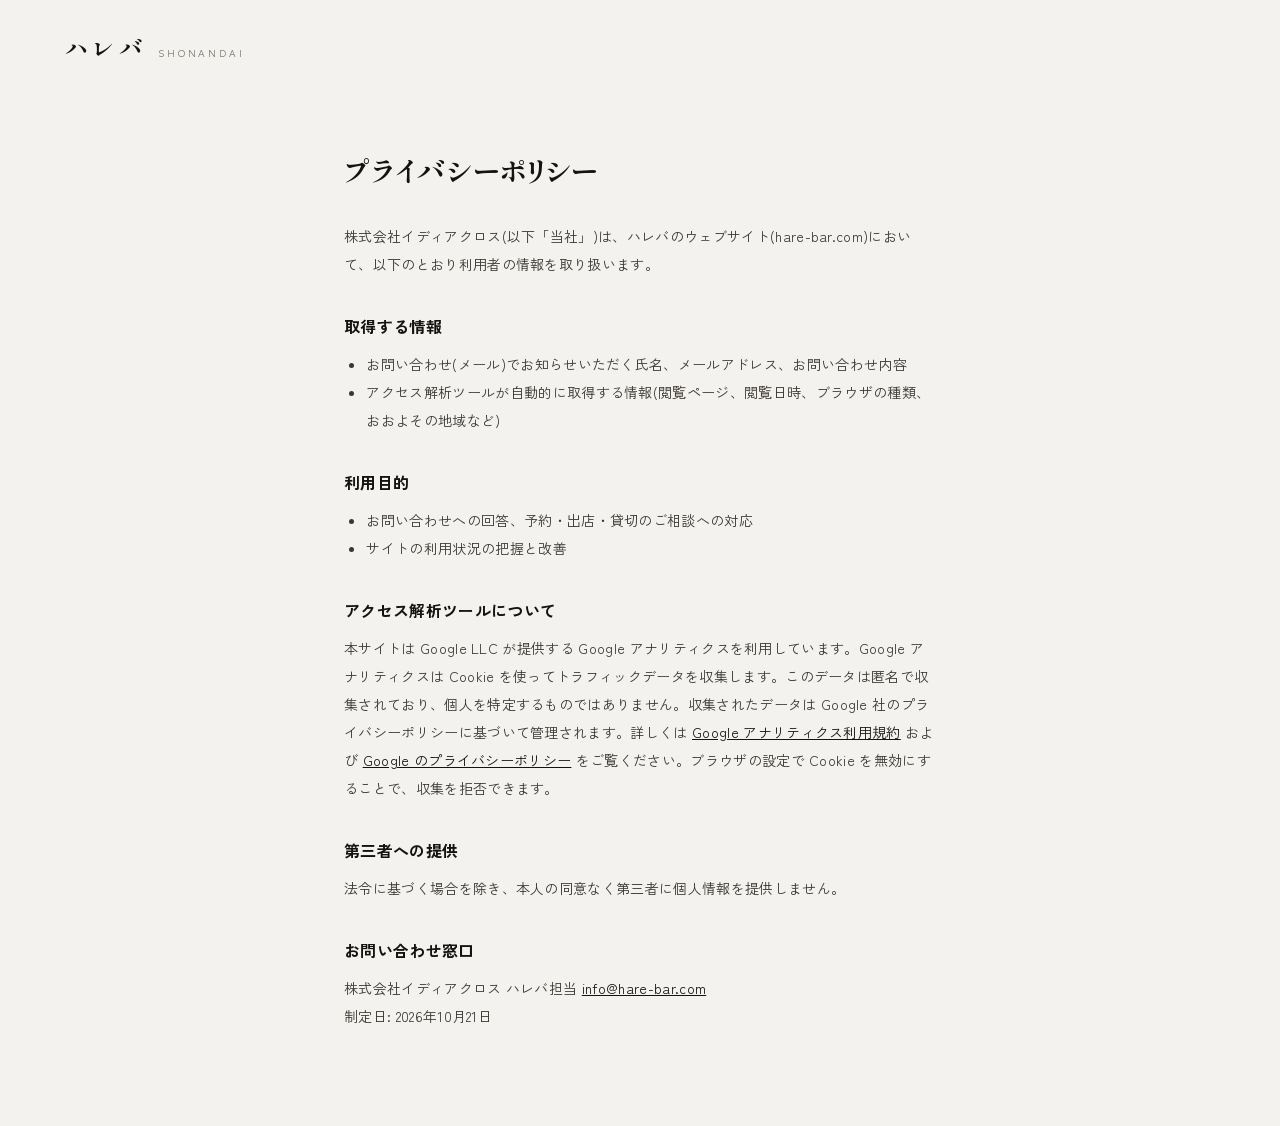
<file: privacy.html>
<!doctype html>
<html lang="ja">
<head>
  <meta charset="utf-8">
  <meta name="viewport" content="width=device-width, initial-scale=1">
  <title>プライバシーポリシー | ハレバ</title>
  <meta name="robots" content="noindex">
  <link rel="stylesheet" href="https://fonts.googleapis.com/css2?family=Shippori+Mincho+B1:wght@700&family=Zen+Kaku+Gothic+New:wght@400;700&display=swap">
  <link rel="stylesheet" href="style.css?v=20261024d">
  <script async src="https://www.googletagmanager.com/gtag/js?id=G-CPQQMC813X"></script>
  <script>window.dataLayer=window.dataLayer||[];function gtag(){dataLayer.push(arguments);}gtag('js',new Date());gtag('config','G-CPQQMC813X');</script>
  <style>
    .legal { max-width: 720px; margin: 0 auto; padding: 48px var(--gutter) 96px; }
    .legal h1 { font-family: var(--serif); font-size: 28px; margin-bottom: 24px; }
    .legal h2 { font-size: 16px; margin: 32px 0 8px; }
    .legal p, .legal li { font-size: 14px; color: var(--ink-2); }
    .legal ul { padding-left: 1.4em; list-style: disc; }
  </style>
</head>
<body>
<header class="site-header">
  <a class="brand" href="/"><span class="brand-ja">ハレバ</span><span class="brand-en">SHONANDAI</span></a>
</header>
<main class="legal">
  <h1>プライバシーポリシー</h1>
  <p>株式会社イディアクロス(以下「当社」)は、ハレバのウェブサイト(hare-bar.com)において、以下のとおり利用者の情報を取り扱います。</p>
  <h2>取得する情報</h2>
  <ul>
    <li>お問い合わせ(メール)でお知らせいただく氏名、メールアドレス、お問い合わせ内容</li>
    <li>アクセス解析ツールが自動的に取得する情報(閲覧ページ、閲覧日時、ブラウザの種類、おおよその地域など)</li>
  </ul>
  <h2>利用目的</h2>
  <ul>
    <li>お問い合わせへの回答、予約・出店・貸切のご相談への対応</li>
    <li>サイトの利用状況の把握と改善</li>
  </ul>
  <h2>アクセス解析ツールについて</h2>
  <p>本サイトは Google LLC が提供する Google アナリティクスを利用しています。Google アナリティクスは Cookie を使ってトラフィックデータを収集します。このデータは匿名で収集されており、個人を特定するものではありません。収集されたデータは Google 社のプライバシーポリシーに基づいて管理されます。詳しくは <a href="https://marketingplatform.google.com/about/analytics/terms/jp/" target="_blank" rel="noopener">Google アナリティクス利用規約</a> および <a href="https://policies.google.com/privacy?hl=ja" target="_blank" rel="noopener">Google のプライバシーポリシー</a> をご覧ください。ブラウザの設定で Cookie を無効にすることで、収集を拒否できます。</p>
  <h2>第三者への提供</h2>
  <p>法令に基づく場合を除き、本人の同意なく第三者に個人情報を提供しません。</p>
  <h2>お問い合わせ窓口</h2>
  <p>株式会社イディアクロス ハレバ担当 <a href="mailto:info@hare-bar.com">info@hare-bar.com</a></p>
  <p>制定日: 2026年10月21日</p>
</main>
</body>
</html>
</file>
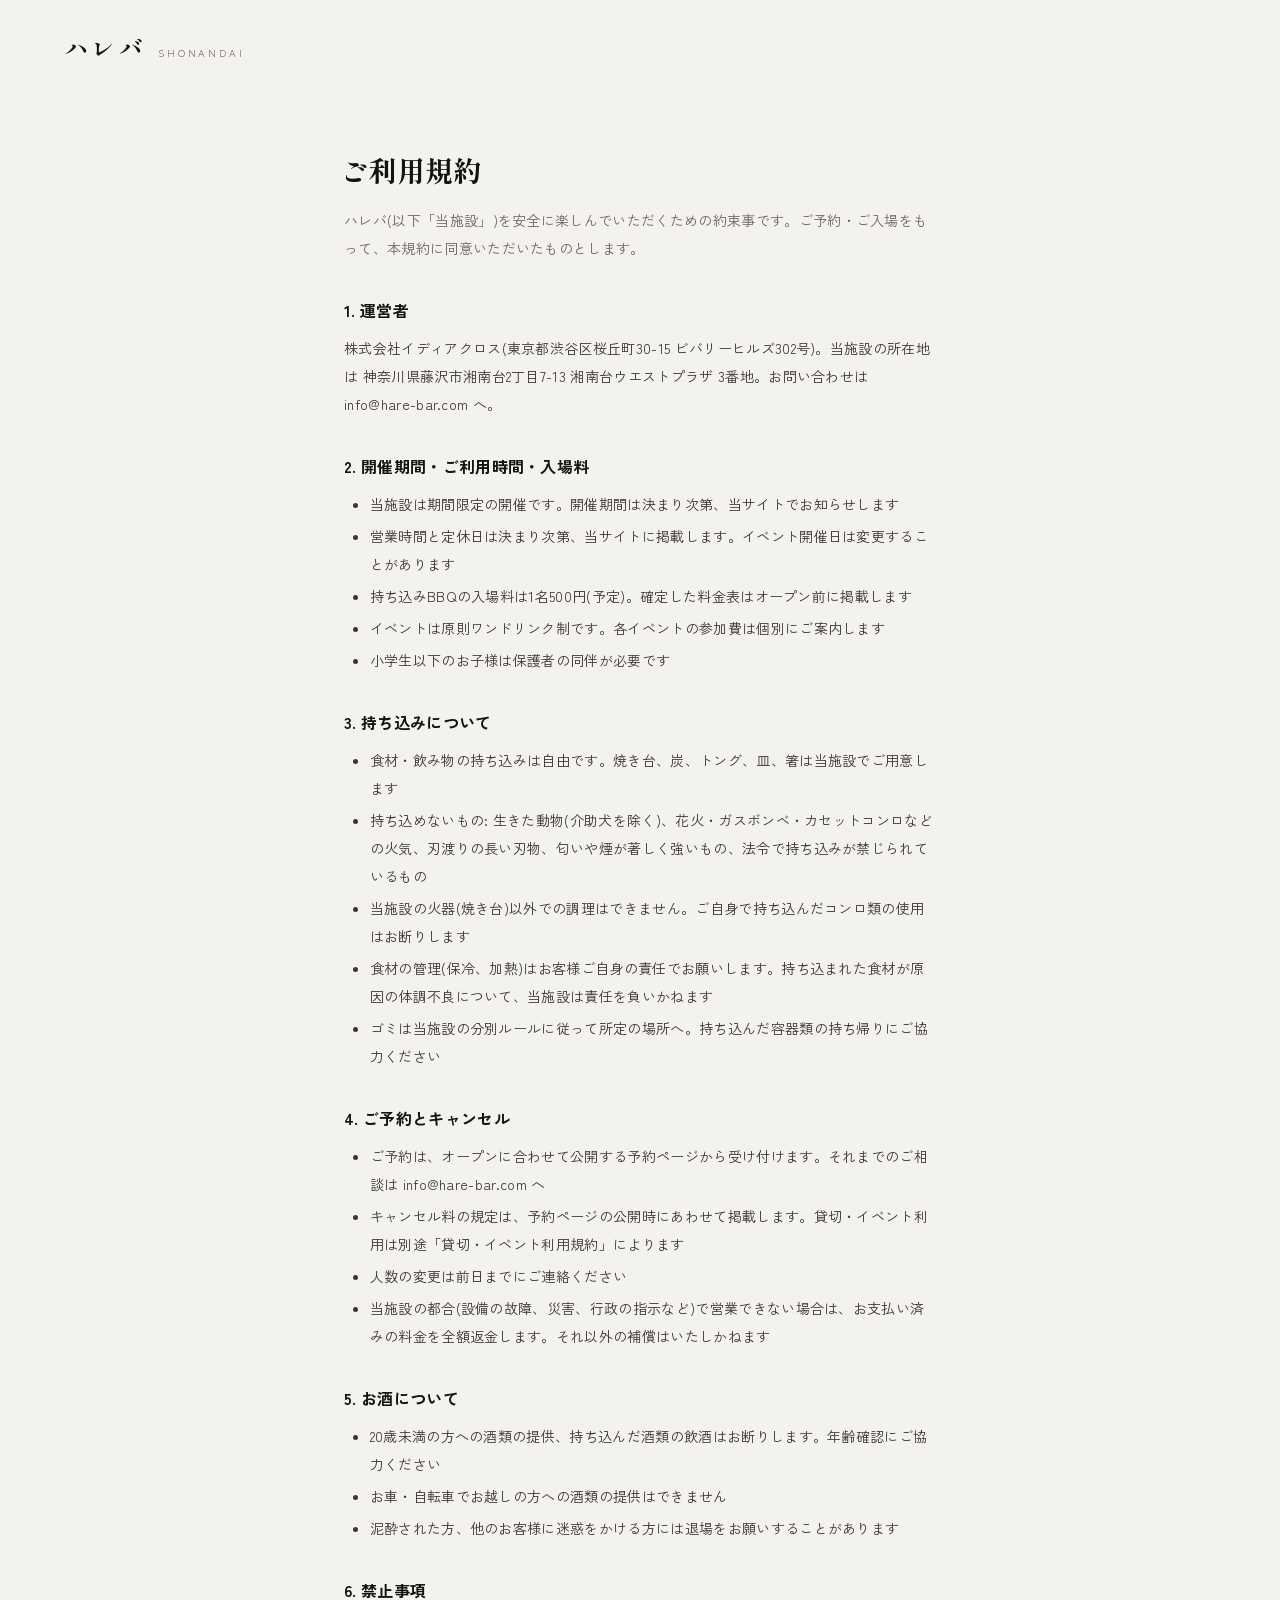
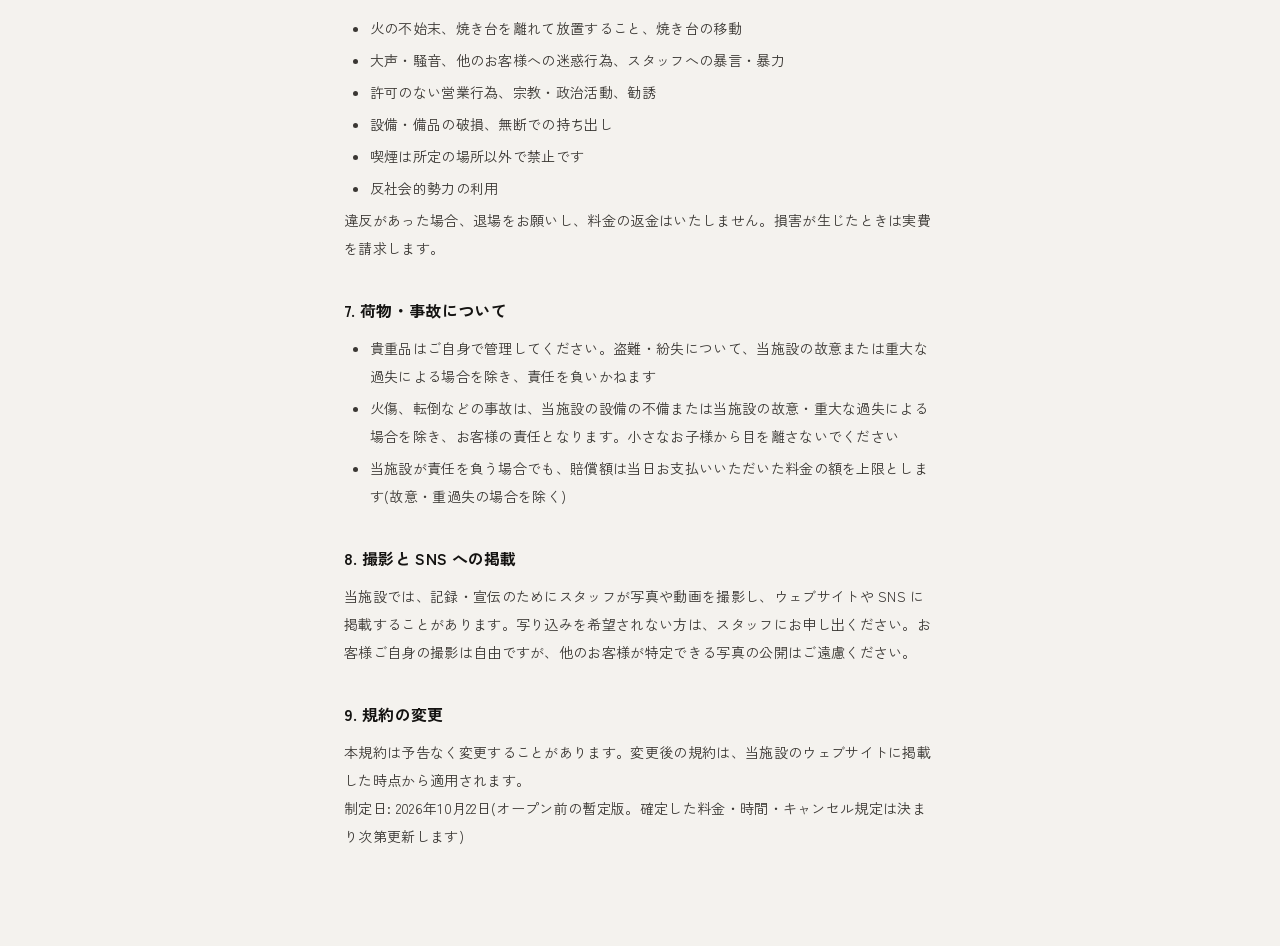
<file: terms.html>
<!doctype html>
<html lang="ja">
<head>
  <meta charset="utf-8">
  <meta name="viewport" content="width=device-width, initial-scale=1">
  <title>ご利用規約 | ハレバ</title>
  <meta name="robots" content="noindex">
  <link rel="stylesheet" href="https://fonts.googleapis.com/css2?family=Shippori+Mincho+B1:wght@700&family=Zen+Kaku+Gothic+New:wght@400;700&display=swap">
  <link rel="stylesheet" href="style.css?v=20261024d">
  <script async src="https://www.googletagmanager.com/gtag/js?id=G-CPQQMC813X"></script>
  <script>window.dataLayer=window.dataLayer||[];function gtag(){dataLayer.push(arguments);}gtag('js',new Date());gtag('config','G-CPQQMC813X');</script>
  <style>
    .legal { max-width: 720px; margin: 0 auto; padding: 48px var(--gutter) 96px; }
    .legal h1 { font-family: var(--serif); font-size: 28px; margin-bottom: 8px; }
    .legal .lead { font-size: 14px; color: var(--gray); margin-bottom: 32px; }
    .legal h2 { font-size: 16px; margin: 32px 0 8px; }
    .legal p, .legal li { font-size: 14px; color: var(--ink-2); }
    .legal ol, .legal ul { padding-left: 1.6em; } .legal ul { list-style: disc; } .legal ol { list-style: decimal; }
    .legal li { margin: 4px 0; }
    .tbd { background: #fff3c4; color: #7a5a00; padding: 0 .3em; }
  </style>
</head>
<body>
<header class="site-header">
  <a class="brand" href="/"><span class="brand-ja">ハレバ</span><span class="brand-en">SHONANDAI</span></a>
</header>
<main class="legal">
  <h1>ご利用規約</h1>
  <p class="lead">ハレバ(以下「当施設」)を安全に楽しんでいただくための約束事です。ご予約・ご入場をもって、本規約に同意いただいたものとします。</p>

  <h2>1. 運営者</h2>
  <p>株式会社イディアクロス(東京都渋谷区桜丘町30-15 ビバリーヒルズ302号)。当施設の所在地は 神奈川県藤沢市湘南台2丁目7-13 湘南台ウエストプラザ 3番地。お問い合わせは info@hare-bar.com へ。</p>

  <h2>2. 開催期間・ご利用時間・入場料</h2>
  <ul>
    <li>当施設は期間限定の開催です。開催期間は決まり次第、当サイトでお知らせします</li>
    <li>営業時間と定休日は決まり次第、当サイトに掲載します。イベント開催日は変更することがあります</li>
    <li>持ち込みBBQの入場料は1名500円(予定)。確定した料金表はオープン前に掲載します</li>
    <li>イベントは原則ワンドリンク制です。各イベントの参加費は個別にご案内します</li>
    <li>小学生以下のお子様は保護者の同伴が必要です</li>
  </ul>

  <h2>3. 持ち込みについて</h2>
  <ul>
    <li>食材・飲み物の持ち込みは自由です。焼き台、炭、トング、皿、箸は当施設でご用意します</li>
    <li>持ち込めないもの: 生きた動物(介助犬を除く)、花火・ガスボンベ・カセットコンロなどの火気、刃渡りの長い刃物、匂いや煙が著しく強いもの、法令で持ち込みが禁じられているもの</li>
    <li>当施設の火器(焼き台)以外での調理はできません。ご自身で持ち込んだコンロ類の使用はお断りします</li>
    <li>食材の管理(保冷、加熱)はお客様ご自身の責任でお願いします。持ち込まれた食材が原因の体調不良について、当施設は責任を負いかねます</li>
    <li>ゴミは当施設の分別ルールに従って所定の場所へ。持ち込んだ容器類の持ち帰りにご協力ください</li>
  </ul>

  <h2>4. ご予約とキャンセル</h2>
  <ul>
    <li>ご予約は、オープンに合わせて公開する予約ページから受け付けます。それまでのご相談は info@hare-bar.com へ</li>
    <li>キャンセル料の規定は、予約ページの公開時にあわせて掲載します。貸切・イベント利用は別途「貸切・イベント利用規約」によります</li>
    <li>人数の変更は前日までにご連絡ください</li>
    <li>当施設の都合(設備の故障、災害、行政の指示など)で営業できない場合は、お支払い済みの料金を全額返金します。それ以外の補償はいたしかねます</li>
  </ul>

  <h2>5. お酒について</h2>
  <ul>
    <li>20歳未満の方への酒類の提供、持ち込んだ酒類の飲酒はお断りします。年齢確認にご協力ください</li>
    <li>お車・自転車でお越しの方への酒類の提供はできません</li>
    <li>泥酔された方、他のお客様に迷惑をかける方には退場をお願いすることがあります</li>
  </ul>

  <h2>6. 禁止事項</h2>
  <ul>
    <li>火の不始末、焼き台を離れて放置すること、焼き台の移動</li>
    <li>大声・騒音、他のお客様への迷惑行為、スタッフへの暴言・暴力</li>
    <li>許可のない営業行為、宗教・政治活動、勧誘</li>
    <li>設備・備品の破損、無断での持ち出し</li>
    <li>喫煙は所定の場所以外で禁止です</li>
    <li>反社会的勢力の利用</li>
  </ul>
  <p>違反があった場合、退場をお願いし、料金の返金はいたしません。損害が生じたときは実費を請求します。</p>

  <h2>7. 荷物・事故について</h2>
  <ul>
    <li>貴重品はご自身で管理してください。盗難・紛失について、当施設の故意または重大な過失による場合を除き、責任を負いかねます</li>
    <li>火傷、転倒などの事故は、当施設の設備の不備または当施設の故意・重大な過失による場合を除き、お客様の責任となります。小さなお子様から目を離さないでください</li>
    <li>当施設が責任を負う場合でも、賠償額は当日お支払いいただいた料金の額を上限とします(故意・重過失の場合を除く)</li>
  </ul>

  <h2>8. 撮影と SNS への掲載</h2>
  <p>当施設では、記録・宣伝のためにスタッフが写真や動画を撮影し、ウェブサイトや SNS に掲載することがあります。写り込みを希望されない方は、スタッフにお申し出ください。お客様ご自身の撮影は自由ですが、他のお客様が特定できる写真の公開はご遠慮ください。</p>

  <h2>9. 規約の変更</h2>
  <p>本規約は予告なく変更することがあります。変更後の規約は、当施設のウェブサイトに掲載した時点から適用されます。</p>

  <p>制定日: 2026年10月22日(オープン前の暫定版。確定した料金・時間・キャンセル規定は決まり次第更新します)</p>
</main>
</body>
</html>
</file>
<file: style.css>
/* ハレバ hare-bar.com — 紙の地に明朝、炭色の面、熾火の赤。PC 1440 基準、768/1024 で切り替え
   2026-10-24 v3: 最初の版(2026-10-22)を土台に戻し、高級感(余白、文字組み、炭色の面、写真の扱い)と
   BBQ 場の野心(大きな見出し、熾火の帯、火の粉の名前)を足した。予約の仕組みは持たない(テーブルチェックへ案内するだけ)。 */
:root {
  --paper: #F4F2EE;
  --ink: #141311;
  --ink-2: #3A3733;
  --gray: #6A655F;
  --gray-2: #9A948C;
  --line: #DAD6CF;
  --line-dark: #35322D;
  --charcoal: #16140F;      /* 炭色の面(イベント、予約、閉じ) */
  --charcoal-2: #1F1C17;
  --accent: #C8471A;        /* 熾火の赤。ボタンとリンクだけ */
  --accent-dark: #A33812;
  --accent-on-dark: #F0A15A;
  --serif: 'Shippori Mincho B1', 'Hiragino Mincho ProN', 'Yu Mincho', serif;
  --sans: 'Zen Kaku Gothic New', 'Hiragino Sans', 'Noto Sans JP', system-ui, sans-serif;
  --gutter: 20px;
  --ease: cubic-bezier(.2, .6, .2, 1);
  --ease-expo: cubic-bezier(0.16, 1, 0.3, 1);
}
@media (min-width: 768px) { :root { --gutter: 40px; } }
@media (min-width: 1024px) { :root { --gutter: 64px; } }

* { box-sizing: border-box; }
html { scroll-behavior: smooth; -webkit-text-size-adjust: 100%; }
body {
  margin: 0; background: var(--paper); color: var(--ink);
  font-family: var(--sans); font-size: 16px; line-height: 1.9;
  font-feature-settings: "palt" 1; letter-spacing: .02em;
  -webkit-font-smoothing: antialiased; overflow-x: hidden;
}
@media (min-width: 1024px) { body { font-size: 16px; line-height: 2; } }
img { display: block; max-width: 100%; height: auto; }
a { color: var(--ink); }
a:hover { color: var(--accent); }
a:focus-visible, button:focus-visible { outline: 2px solid var(--accent); outline-offset: 4px; }
h1, h2, h3, p, dl, dd, ul { margin: 0; }
ul { padding: 0; list-style: none; }
[hidden] { display: none !important; }
::selection { background: var(--ink); color: var(--paper); }

.eyebrow { font-size: 11px; letter-spacing: .32em; font-weight: 700; color: var(--accent-dark); }
.eyebrow.gray { color: var(--gray); }
.eyebrow.light { color: var(--accent-on-dark); }
.kicker { font-size: 11px; letter-spacing: .32em; font-weight: 500; }
.kicker.light { color: var(--line); }
.muted { color: var(--gray); font-size: 14px; }
.muted-dark { color: var(--gray-2); font-size: 15px; }
.display { font-family: var(--serif); font-weight: 700; font-size: 30px; line-height: 1.4; letter-spacing: .03em; }
.display.sm { font-size: 24px; }
@media (min-width: 768px) { .display { font-size: 40px; line-height: 1.3; } .display.sm { font-size: 30px; } }
@media (min-width: 1024px) { .display { font-size: 48px; line-height: 1.28; } .display.sm { font-size: 36px; } }

.btn {
  display: inline-flex; align-items: center; justify-content: space-between; gap: 16px;
  min-height: 54px; padding: 0 22px; text-decoration: none; font-weight: 700;
  font-size: 14px; letter-spacing: .12em; transition: background .3s, color .3s, transform .25s var(--ease);
}
.btn:active { transform: translateY(1px); }
.btn-light { background: var(--paper); color: var(--ink); }
.btn-light:hover { background: #fff; color: var(--ink); }
.btn-accent { background: var(--accent); color: var(--paper); min-height: 58px; padding: 0 28px; }
.btn-accent:hover { background: var(--accent-dark); color: var(--paper); }
.textlink {
  display: inline-flex; align-items: center; gap: 14px; min-height: 44px;
  text-decoration: none; font-weight: 700; font-size: 14px; letter-spacing: .1em;
  border-bottom: 2px solid var(--accent); align-self: flex-start; transition: gap .3s var(--ease);
}
.textlink:hover { gap: 22px; }
.textlink.light { color: var(--paper); }
.textlink.light:hover { color: var(--paper); }

/* 現れる動き: セクションの中身を一つずつ、少し遅らせて。JS が無ければ最初から見える */
.js .reveal > * { opacity: 0; transform: translateY(22px); transition: opacity .9s var(--ease-expo), transform .9s var(--ease-expo); }
.js .reveal.is-in > * { opacity: 1; transform: none; }
.js .reveal.is-in > *:nth-child(2) { transition-delay: .09s; }
.js .reveal.is-in > *:nth-child(3) { transition-delay: .18s; }
.js .reveal.is-in > *:nth-child(4) { transition-delay: .27s; }
.js .reveal.is-in > *:nth-child(n+5) { transition-delay: .36s; }
@media (prefers-reduced-motion: reduce) { .js .reveal > * { opacity: 1; transform: none; transition: none; } html { scroll-behavior: auto; } }

/* header */
.site-header {
  position: relative; z-index: 20;
  display: flex; align-items: center; justify-content: space-between; gap: 12px;
  padding: 16px var(--gutter);
}
.brand { display: flex; align-items: baseline; gap: 10px; text-decoration: none; color: var(--ink); }
.brand:hover { color: var(--ink); }
.brand-ja { font-family: var(--serif); font-weight: 700; font-size: 21px; letter-spacing: .22em; }
.brand-en { font-size: 10px; letter-spacing: .28em; color: var(--gray); }
.nav { display: flex; align-items: center; gap: 30px; font-size: 13px; letter-spacing: .14em; font-weight: 500; }
.nav a { text-decoration: none; }
.nav-cta { display: inline-flex; align-items: center; min-height: 44px; padding: 0 20px; border: 1px solid var(--ink); font-weight: 700; transition: background .3s, color .3s; }
.nav-cta:hover { background: var(--ink); color: var(--paper); }
.menu-btn { display: none; width: 44px; height: 44px; align-items: center; justify-content: center; background: none; border: 0; padding: 0; color: var(--ink); cursor: pointer; }
@media (max-width: 1023px) {
  .menu-btn { display: inline-flex; }
  .nav {
    position: absolute; left: 0; right: 0; top: 100%;
    flex-direction: column; align-items: stretch; gap: 0;
    background: var(--paper); border-top: 1px solid var(--line); border-bottom: 1px solid var(--line);
    padding: 8px var(--gutter) 24px; display: none;
  }
  .nav a:not(.nav-cta) { padding: 14px 0; border-bottom: 1px solid var(--line); font-size: 15px; }
  .nav .nav-cta { margin-top: 16px; justify-content: center; border: 1px solid var(--ink); font-size: 15px; }
  body.nav-open .nav { display: flex; }
}
@media (min-width: 1024px) { .site-header { padding: 24px var(--gutter); } .brand-ja { font-size: 23px; } }

/* hero */
.hero {
  position: relative; overflow: hidden; color: var(--paper);
  min-height: 640px; display: flex; flex-direction: column; justify-content: flex-end;
  padding: 28px var(--gutter);
}
@media (min-width: 768px) { .hero { min-height: 740px; padding-bottom: 52px; } }
@media (min-width: 1024px) { .hero { min-height: 860px; padding-bottom: 72px; } }
.hero-img {
  position: absolute; inset: 0; width: 100%; height: 100%; object-fit: cover; object-position: 60% 55%;
  animation: hb-zoom 8s var(--ease) both;
}
@media (min-width: 1024px) { .hero-img { object-position: center 60%; } }
.hero-shade { position: absolute; inset: 0; background: linear-gradient(180deg, rgba(20,19,17,.08) 30%, rgba(20,19,17,.84) 100%); } /* taste-skill-ignore: 写真の上の文字を読ませる中立なスクリム */
.hero-body { position: relative; display: flex; flex-direction: column; gap: 18px; }
.hero-title { font-family: var(--serif); font-weight: 800; font-size: 46px; line-height: 1.18; letter-spacing: .02em; margin-top: 18px; }
.hero-title .line { display: block; }
.hero-lead { font-size: 15px; line-height: 2; color: var(--line); }
.hero-side { display: flex; flex-direction: column; gap: 18px; }
.hero-side .btn { width: 100%; }
@media (min-width: 768px) { .hero-title { font-size: 68px; } .hero-side .btn { width: auto; align-self: flex-start; } }
@media (min-width: 1024px) {
  .hero-body { display: grid; grid-template-columns: repeat(12, minmax(0, 1fr)); column-gap: 24px; align-items: end; }
  .hero-main { grid-column: span 8; }
  .hero-side { grid-column: 10 / span 3; gap: 22px; padding-bottom: 10px; }
  .hero-title { font-size: 108px; line-height: 1.1; margin-top: 26px; }
  .hero-lead { font-size: 16px; line-height: 2; }
}
@keyframes hb-zoom { from { transform: scale(1.07); } to { transform: scale(1); } }
/* 読み込み: 行が順に立ち上がる。1.2 秒で終わる */
.js .hero [data-line] { opacity: 0; transform: translateY(26px); animation: hb-rise 900ms var(--ease-expo) forwards; animation-delay: calc(120ms + var(--i) * 110ms); }
.js .hero [data-load] { opacity: 0; transform: translateY(12px); animation: hb-rise 600ms var(--ease-expo) forwards; animation-delay: var(--d); }
@keyframes hb-rise { to { opacity: 1; transform: none; } }
@media (prefers-reduced-motion: reduce) { .hero-img, .js .hero [data-line], .js .hero [data-load] { animation: none; opacity: 1; transform: none; } }

/* grid helper */
.grid { display: grid; grid-template-columns: repeat(12, minmax(0, 1fr)); column-gap: 24px; }

/* statement */
.statement { padding: 80px var(--gutter) 72px; display: flex; flex-direction: column-reverse; gap: 36px; }
.statement-text { display: flex; flex-direction: column; gap: 24px; }
.two-col { display: flex; flex-direction: column; gap: 16px; font-size: 15px; color: var(--ink-2); }
.facts { display: grid; grid-template-columns: repeat(3, minmax(0, 1fr)); gap: 16px; padding-top: 24px; border-top: 1px solid var(--line); }
.facts dt { font-size: 10px; letter-spacing: .22em; color: var(--gray); }
.facts dd { font-family: var(--serif); font-size: 26px; font-weight: 700; line-height: 1.3; }
.facts dd span { font-size: 12px; margin-left: 3px; font-family: var(--sans); font-weight: 500; }
.statement-facts .eyebrow { display: none; }
@media (min-width: 1024px) {
  .statement { display: grid; padding: 180px var(--gutter) 150px; }
  .statement-facts { grid-column: 2 / span 2; display: flex; flex-direction: column; gap: 44px; padding-top: 14px; }
  .statement-facts .eyebrow { display: block; }
  .facts { display: flex; flex-direction: column; gap: 26px; padding: 0; border: 0; }
  .facts dd { font-size: 36px; line-height: 1.2; }
  .facts dd span { font-size: 14px; margin-left: 4px; }
  .statement-text { grid-column: 5 / span 7; gap: 40px; }
  .statement-text .display { font-size: 56px; line-height: 1.42; letter-spacing: .03em; }
  .two-col { display: grid; grid-template-columns: 1fr 1fr; gap: 36px; max-width: 780px; font-size: 15px; }
}

/* three faces: 行に触れると、その行だけが写真の帯になり、文字が白に反転する(CSS だけで動く) */
.faces { padding: 0 var(--gutter) 72px; display: flex; flex-direction: column; }
.faces-head { display: flex; flex-direction: column; gap: 6px; padding-bottom: 16px; border-bottom: 1px solid var(--ink); }
.faces-list { position: relative; }
.face { position: relative; isolation: isolate; overflow: hidden; display: grid; grid-template-columns: 1fr auto; gap: 8px 16px; padding: 24px 0; border-bottom: 1px solid var(--line); text-decoration: none; color: var(--ink); transition: color .45s var(--ease), border-color .45s; }
.face-bg { position: absolute; inset: 0; z-index: -1; width: 100%; height: 100%; object-fit: cover; object-position: center 55%; opacity: 0; transform: scale(1.05); transition: opacity .55s var(--ease-expo), transform 1.4s var(--ease-expo); }
.face-scrim { position: absolute; inset: 0; z-index: -1; background: rgba(20, 19, 17, .6); opacity: 0; transition: opacity .5s var(--ease-expo); }
.face:hover .face-bg, .face:focus-visible .face-bg { opacity: 1; transform: scale(1); }
.face:hover .face-scrim, .face:focus-visible .face-scrim { opacity: 1; }
.face:hover, .face:focus-visible { color: var(--paper); border-bottom-color: transparent; }
.face:hover .face-num, .face:hover .face-desc, .face:hover .face-title { color: var(--paper); }
.face-num { grid-column: 1; font-family: var(--serif); font-size: 14px; color: var(--gray); }
.face-title { grid-column: 1; font-family: var(--serif); font-size: 26px; font-weight: 700; line-height: 1.3; letter-spacing: .03em; transition: color .3s; }
.face-desc { grid-column: 1; font-size: 14px; color: var(--ink-2); }
.face-arrow { grid-column: 2; grid-row: 1 / span 3; align-self: center; font-size: 20px; transition: transform .3s var(--ease); }
.face:hover .face-arrow { transform: translateX(6px); }
@media (min-width: 1024px) {
  .faces { padding-bottom: 150px; }
  .faces-head { display: grid; grid-template-columns: repeat(12, minmax(0, 1fr)); column-gap: 24px; padding-bottom: 28px; }
  .faces-head .eyebrow { grid-column: 2 / span 3; }
  .faces-head .muted { grid-column: 5 / span 7; }
  .face { grid-template-columns: repeat(12, minmax(0, 1fr)); column-gap: 24px; align-items: center; padding: 44px 0; }
  .face-num { grid-column: 2; font-size: 18px; }
  .face-title { grid-column: 3 / span 4; font-size: 42px; }
  .face-desc { grid-column: 8 / span 3; font-size: 14px; line-height: 1.9; }
  .face-arrow { grid-column: 12; grid-row: auto; text-align: right; align-self: center; }
}

/* bbq */
.bbq { display: flex; flex-direction: column; gap: 28px; padding-bottom: 72px; }
.bbq-media { height: 300px; overflow: hidden; }
.bbq-media img { width: 100%; height: 100%; object-fit: cover; object-position: 35% center; transition: transform 1.4s var(--ease); }
.bbq-media:hover img { transform: scale(1.03); }
.bbq-text { display: flex; flex-direction: column; gap: 20px; padding: 0 var(--gutter); }
.lines { display: flex; flex-direction: column; font-size: 15px; color: var(--ink-2); }
.lines li { padding: 12px 0; border-top: 1px solid var(--line); }
.lines li:last-child { border-bottom: 1px solid var(--line); }
@media (min-width: 768px) { .bbq-media { height: 460px; } }
@media (min-width: 1024px) {
  .bbq { display: grid; grid-template-columns: repeat(12, minmax(0, 1fr)); column-gap: 24px; align-items: end; padding: 0 var(--gutter) 0 0; }
  .bbq-media { grid-column: 1 / span 8; height: 760px; }
  .bbq-text { grid-column: 9 / span 4; padding: 0 0 80px 8px; gap: 28px; }
  .lines li { padding: 14px 0; }
}

/* 焼き場: 熾火の帯 */
.fire { position: relative; margin-top: 72px; min-height: 60vh; display: flex; align-items: center; justify-content: center; overflow: hidden; color: var(--paper); background: var(--charcoal); }
.fire-img { position: absolute; inset: 0; width: 100%; height: 100%; object-fit: cover; object-position: center 55%; transform: scale(1.04); transition: transform 2s var(--ease); }
.fire:hover .fire-img { transform: scale(1); }
.fire-shade { position: absolute; inset: 0; background: rgba(20, 19, 17, .55); }
.fire-body { position: relative; padding: 96px var(--gutter); text-align: center; display: flex; flex-direction: column; gap: 22px; align-items: center; }
.fire-say { font-family: var(--serif); font-weight: 700; font-size: 19px; line-height: 1.85; letter-spacing: .02em; max-width: 24em; }
@media (min-width: 768px) { .fire-say { font-size: 32px; } }
@media (min-width: 1024px) { .fire { margin-top: 140px; min-height: 72vh; } .fire-say { font-size: 36px; line-height: 1.65; } }

/* events */
.events { background: var(--charcoal); color: var(--paper); padding: 72px var(--gutter); display: flex; flex-direction: column; gap: 28px; }
.events-intro { display: flex; flex-direction: column; gap: 16px; }
.events-list { display: flex; flex-direction: column; }
.event { display: flex; flex-direction: column; gap: 4px; padding: 20px 0; border-top: 1px solid var(--line-dark); text-decoration: none; color: var(--paper); }
.event:hover { color: var(--paper); }
.event:hover .event-name { color: var(--accent-on-dark); }
.event:last-of-type { border-bottom: 1px solid var(--line-dark); }
.event-date { font-family: var(--serif); font-size: 26px; font-weight: 700; line-height: 1.2; }
.event-body { display: flex; flex-direction: column; gap: 4px; }
.event-name { font-size: 18px; font-weight: 700; transition: color .3s; }
.event-note { font-size: 13px; color: var(--gray-2); }
.events-foot { margin-top: 20px; font-size: 14px; color: var(--gray-2); }
@media (min-width: 1024px) {
  .events { padding: 130px var(--gutter); display: grid; grid-template-columns: repeat(12, minmax(0, 1fr)); column-gap: 24px; }
  .events-intro { grid-column: 2 / span 3; gap: 28px; }
  .events-list { grid-column: 6 / span 6; }
  .event { display: grid; grid-template-columns: 180px 1fr; column-gap: 32px; align-items: baseline; padding: 34px 0; }
  .event-date { font-size: 42px; line-height: 1; }
  .event-name { font-size: 22px; }
  .event-note { font-size: 13px; }
}

/* yatai */
.yatai { padding: 72px 0 0; display: grid; grid-template-columns: 5fr 7fr; column-gap: 16px; row-gap: 20px; }
.yatai-text { grid-column: 1 / -1; display: flex; flex-direction: column; gap: 16px; padding: 0 var(--gutter); }
.yatai-text p:not(.eyebrow) { font-size: 15px; color: var(--ink-2); }
.yatai-media { display: contents; }
.yatai-img-main { grid-column: 1 / -1; aspect-ratio: 4 / 3; overflow: hidden; }
.yatai-img-sub { grid-column: 1; aspect-ratio: 1 / 1; overflow: hidden; margin-left: var(--gutter); }
.yatai img { width: 100%; height: 100%; object-fit: cover; transition: transform 1.4s var(--ease); }
.yatai-img-main:hover img, .yatai-img-sub:hover img { transform: scale(1.03); }
.vendors { grid-column: 2; margin: 0 var(--gutter) 0 0; display: flex; flex-direction: column; gap: 8px; align-self: center; }
.vendors p:not(.eyebrow) { font-size: 14px; color: var(--ink-2); }
.vendors-title { font-family: var(--serif); font-size: 18px !important; font-weight: 700; line-height: 1.4; color: var(--ink) !important; }
.vendors .textlink { font-size: 13px; }
@media (min-width: 768px) {
  .yatai { grid-template-columns: 4fr 8fr; column-gap: 24px; row-gap: 28px; }
  .vendors-title { font-size: 22px !important; }
  .vendors p:not(.eyebrow) { font-size: 13px; }
}
@media (min-width: 1024px) {
  .yatai { padding: 150px var(--gutter) 0; grid-template-columns: repeat(12, minmax(0, 1fr)); column-gap: 24px; row-gap: 32px; }
  .yatai-text { grid-column: 2 / span 4; grid-row: 1 / span 2; align-self: center; padding: 0; gap: 28px; }
  .yatai-text p:not(.eyebrow) { font-size: 15px; }
  .yatai-img-main { grid-column: 7 / span 6; grid-row: 1; }
  .yatai-img-sub { grid-column: 7 / span 2; grid-row: 2; margin: 0; }
  .vendors { grid-column: 10 / span 3; grid-row: 2; margin: 0; gap: 14px; align-self: start; }
  .vendors p:not(.eyebrow) { font-size: 14px; }
  .vendors-title { font-size: 24px !important; }
  .vendors .textlink { font-size: 14px; }
}

/* people */
.people { padding: 88px var(--gutter) 0; display: grid; grid-template-columns: minmax(0, 1fr); gap: 24px; }
.persons { display: contents; }
.person { display: grid; grid-template-columns: 46% 1fr; column-gap: 16px; align-items: start; }
.person .portrait { grid-row: 1 / span 3; }
.person-name { align-self: end; }
.people-lead { font-size: 15px; color: var(--ink-2); }
.portrait { aspect-ratio: 4 / 5; overflow: hidden; background: var(--line); display: flex; align-items: flex-end; padding: 10px; }
.ph { font-size: 11px; letter-spacing: .15em; color: var(--gray); }
.portrait img, .square img { width: 100%; height: 100%; object-fit: cover; }
.portrait:has(img), .square:has(img) { padding: 0; }
.person-name { font-family: var(--serif); font-size: 20px; font-weight: 700; display: flex; flex-wrap: wrap; align-items: baseline; gap: 2px 10px; }
.person-role { font-family: var(--sans); font-size: 11px; letter-spacing: .15em; color: var(--gray); font-weight: 400; }
.person-bio { font-size: 14px; color: var(--ink-2); }
.students { display: flex; flex-direction: column; gap: 20px; padding-top: 28px; border-top: 1px solid var(--ink); }
.students-head p:not(.eyebrow) { font-size: 14px; color: var(--ink-2); }
.students-title { font-family: var(--serif); font-size: 22px !important; font-weight: 700; color: var(--ink) !important; }
.students-grid { display: grid; grid-template-columns: repeat(2, minmax(0, 1fr)); gap: 16px; }
.square { aspect-ratio: 1 / 1; overflow: hidden; background: var(--line); display: flex; align-items: flex-end; padding: 10px; }
.student p { display: flex; flex-direction: column; margin-top: 8px; }
.student b { font-size: 15px; }
.student span { font-size: 12px; color: var(--gray); letter-spacing: .05em; }
.student .bio { font-size: 13px; color: var(--ink-2); letter-spacing: 0; margin-top: 6px; line-height: 1.7; }
/* 沈むカード: 指の下が引っ込み、向こう側が持ち上がる(bencho の Tilt を素の JS で) */
.tilt { position: relative; perspective: 800px; }
.tilt img { transform-origin: 50% 50%; will-change: transform; }
.tilt-shade { position: absolute; inset: 0; background: var(--ink); opacity: 0; pointer-events: none; }
@media (min-width: 1024px) {
  .people { padding: 170px var(--gutter) 0; grid-template-columns: repeat(12, minmax(0, 1fr)); column-gap: 24px; row-gap: 76px; }
  .people-head { grid-column: 2 / span 3; }
  .person-name { font-size: 26px; }
  .people-lead { grid-column: 5 / span 5; align-self: end; font-size: 15px; }
  .person { display: flex; flex-direction: column; gap: 14px; align-items: stretch; }
  .person-name { align-self: auto; }
  .persons { display: grid; grid-column: 2 / span 10; grid-template-columns: repeat(3, minmax(0, 1fr)); column-gap: 24px; }
  .person-bio { font-size: 14px; }
  .students { grid-column: 2 / span 10; display: grid; grid-template-columns: repeat(12, minmax(0, 1fr)); column-gap: 24px; padding-top: 48px; }
  .students-head { grid-column: span 3; }
  .students-grid { grid-column: 5 / span 8; grid-template-columns: repeat(4, minmax(0, 1fr)); gap: 24px; }
}
@media (min-width: 768px) and (max-width: 1023px) {
  .persons { display: grid; grid-template-columns: repeat(3, minmax(0, 1fr)); column-gap: 20px; }
  .person { display: flex; flex-direction: column; gap: 12px; align-items: stretch; }
  .person-name { align-self: auto; }
}

/* price */
.price { padding: 88px var(--gutter) 72px; display: flex; flex-direction: column; gap: 24px; }
.price-intro { display: flex; flex-direction: column; gap: 12px; }
.price-list { display: flex; flex-direction: column; }
.price-row { display: flex; flex-direction: column; gap: 8px; padding: 22px 0; border-top: 1px solid var(--line); }
.price-row.first { border-top-color: var(--ink); }
.price-row.last { border-bottom: 1px solid var(--line); }
.price-desc { display: flex; flex-direction: column; gap: 6px; }
.price-name { font-size: 16px; font-weight: 700; }
.price-note { font-size: 13px; color: var(--gray); }
.price-val { font-family: var(--serif); font-weight: 700; line-height: 1; white-space: nowrap; }
.price-val b { font-size: 40px; font-weight: 700; }
.price-val small { font-size: 13px; margin-left: 6px; font-family: var(--sans); font-weight: 500; }
.price-val.mid { font-size: 24px; line-height: 1.2; }
@media (min-width: 1024px) {
  .price { padding: 170px var(--gutter) 150px; display: grid; grid-template-columns: repeat(12, minmax(0, 1fr)); column-gap: 24px; }
  .price-intro { grid-column: 2 / span 3; gap: 20px; }
  .price-list { grid-column: 6 / span 6; }
  .price-row { display: grid; grid-template-columns: 1fr auto; column-gap: 32px; align-items: baseline; padding: 34px 0; }
  .price-name { font-size: 18px; }
  .price-note { font-size: 13px; }
  .price-val b { font-size: 46px; }
  .price-val.mid { font-size: 26px; }
}

/* reserve: 写真の上の炭色の箱 */
.reserve { padding: 0 var(--gutter) 72px; }
.reserve-box { position: relative; overflow: hidden; display: flex; flex-direction: column; gap: 22px; padding: 44px 24px; background: var(--charcoal); color: var(--paper); }
.reserve-img { position: absolute; inset: 0; width: 100%; height: 100%; object-fit: cover; object-position: center 40%; }
.reserve-shade { position: absolute; inset: 0; background: rgba(20, 19, 17, .78); }
.reserve-text { position: relative; display: flex; flex-direction: column; gap: 12px; }
.reserve-box .display { color: var(--paper); }
.reserve-box .btn { position: relative; justify-content: space-between; white-space: nowrap; flex: none; }
.reserve-text { flex: 1 1 auto; max-width: 40em; }
@media (min-width: 1024px) {
  .reserve { padding-bottom: 150px; display: grid; grid-template-columns: repeat(12, minmax(0, 1fr)); column-gap: 24px; }
  .reserve-box { grid-column: 2 / span 10; flex-direction: row; align-items: center; justify-content: space-between; gap: 32px; padding: 88px 64px; }
}

/* access */
.access { padding: 0 var(--gutter) 72px; display: flex; flex-direction: column; gap: 24px; }
.access-text { display: flex; flex-direction: column; gap: 24px; }
.info { display: grid; grid-template-columns: 76px 1fr; gap: 12px; font-size: 14px; }
.info dt { color: var(--gray); }
.map { aspect-ratio: 4 / 3; background: var(--line); overflow: hidden; }
.map iframe { width: 100%; height: 100%; border: 0; display: block; filter: grayscale(1) contrast(1.05); }
@media (min-width: 1024px) {
  .access { padding-bottom: 150px; display: grid; grid-template-columns: repeat(12, minmax(0, 1fr)); column-gap: 24px; align-items: start; }
  .access-text { grid-column: 2 / span 5; gap: 28px; }
  .info { grid-template-columns: 96px 1fr; gap: 14px 16px; font-size: 15px; }
  .map { grid-column: 8 / span 5; aspect-ratio: 4 / 3; }
}

/* footer: 炭色の面。火の粉の名前で閉じる */
.site-footer { position: relative; overflow: hidden; background: var(--charcoal); color: var(--paper); padding: 64px var(--gutter) 28px; display: flex; flex-direction: column; gap: 32px; }
.site-footer a { color: var(--paper); }
.site-footer a:hover { color: var(--accent-on-dark); }
.contact { display: flex; flex-direction: column; gap: 12px; }
.contact p:not(.eyebrow) { font-size: 14px; color: var(--gray-2); }
.mail { font-family: var(--serif); font-size: 24px; font-weight: 700; text-decoration: none; min-height: 44px; display: inline-flex; align-items: center; word-break: break-all; }
.insta { font-size: 12px; letter-spacing: .18em; text-decoration: none; min-height: 44px; display: inline-flex; align-items: center; gap: 10px; }
.footer-brand { display: flex; flex-direction: column; gap: 10px; font-size: 13px; color: var(--gray-2); padding-top: 20px; border-top: 1px solid var(--line-dark); }
.footer-logo { font-family: var(--serif); font-size: 16px; font-weight: 700; color: var(--paper); letter-spacing: .22em; }
.mark { position: relative; height: 40vw; max-height: 380px; margin: 8px calc(-1 * var(--gutter)) 0; }
.mark-text { position: absolute; left: 50%; top: 50%; transform: translate(-50%, -50%); font-family: var(--serif); font-weight: 800; font-size: 27vw; line-height: 1; white-space: nowrap; color: var(--accent); letter-spacing: .04em; }
.mark-canvas { position: absolute; inset: 0; width: 100%; height: 100%; touch-action: pan-y; }
.js .mark.is-live .mark-text { visibility: hidden; }
.footer-legal { display: flex; flex-direction: column; gap: 6px; font-size: 13px; color: var(--gray-2); padding-top: 18px; border-top: 1px solid var(--line-dark); }
.footer-legal a { color: var(--gray-2); }
@media (min-width: 1024px) {
  .site-footer { padding: 96px var(--gutter) 36px; display: grid; grid-template-columns: repeat(12, minmax(0, 1fr)); column-gap: 24px; row-gap: 56px; }
  .contact { grid-column: 2 / span 5; gap: 20px; }
  .contact p:not(.eyebrow) { font-size: 14px; }
  .mail { font-size: 34px; }
  .insta { font-size: 13px; }
  .footer-brand { grid-column: 8 / span 4; padding-top: 48px; border: 0; font-size: 13px; }
  .footer-brand .footer-logo { font-size: 18px; }
  .mark { grid-column: 1 / -1; height: 30vw; max-height: 440px; margin-top: 0; }
  .mark-text { font-size: 24vw; }
  .footer-legal { grid-column: 2 / span 10; flex-direction: row; justify-content: space-between; padding-top: 24px; }
  .footer-legal span:first-child { max-width: 64ch; }
}
/* 規約ページ(terms.html / privacy.html) */
main.legal { padding-top: 48px; }
</file>
